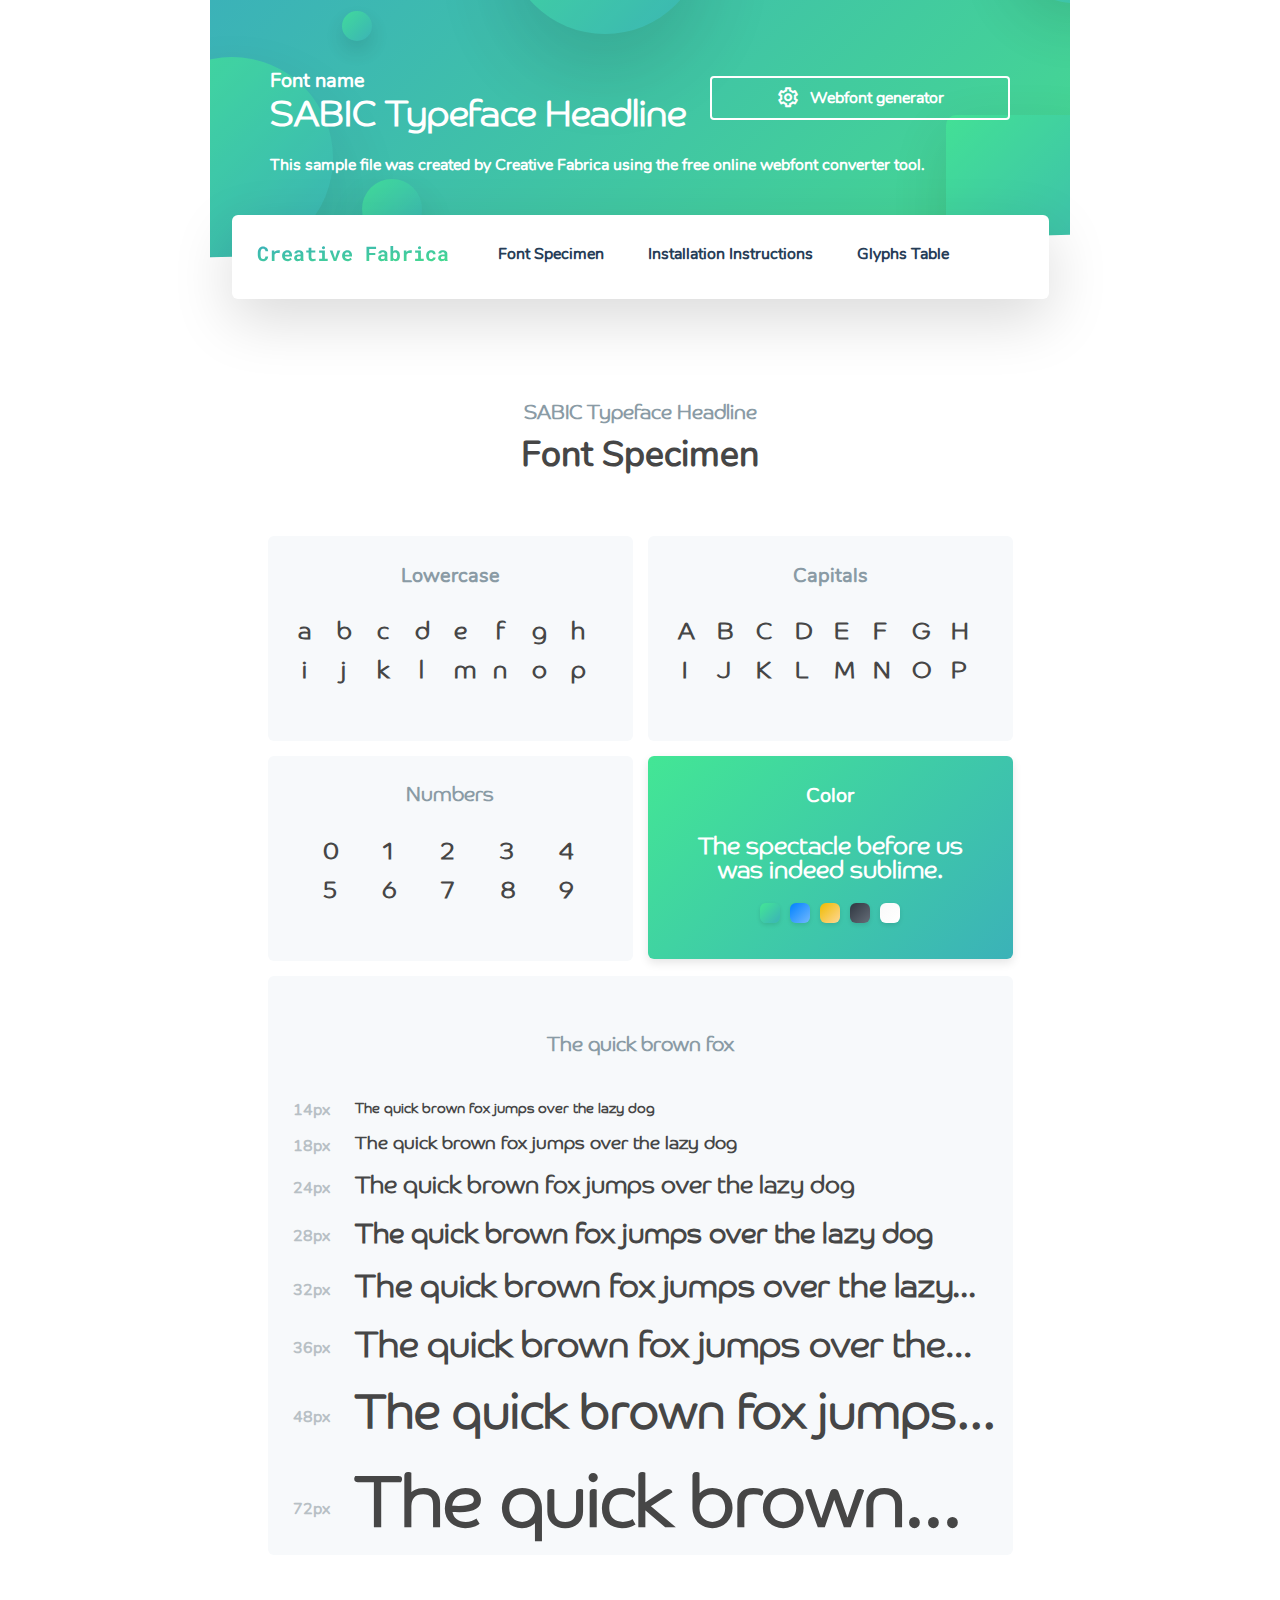
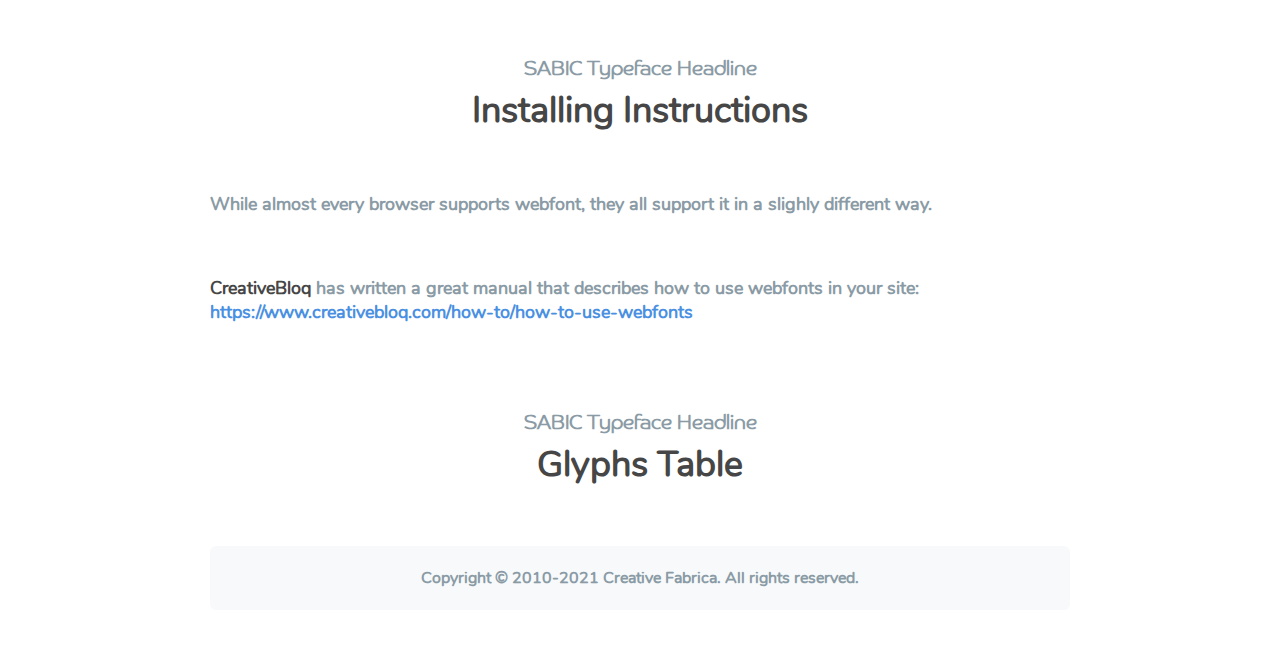
<file: fonts/SABIC Typeface Headline Light/index.html>
<!DOCTYPE html>
<html lang="en">
<head>
    <meta charset="UTF-8">
    <meta http-equiv="X-UA-Compatible" content="ie=edge">
    <meta name="viewport" content="width=device-width">
    <title>Webfont Specimen SABIC Typeface Headline by Creative Fabrica</title>
    <link rel="stylesheet" href="SABIC Typeface Headline.css">
    <link rel="stylesheet" href="./specimen_files/css/boxicons.min.css">
    <link rel="stylesheet" href="./specimen_files/css/style.css">
    <link rel="icon" href="./specimen_files/images/favicon.png">
    <style>
        body {
            font-family: 'SABIC Typeface Headline';
            font-weight: Light;
        }
    </style>
</head>
<body>
    <div class="cover-section c-section">
		<div class="cover-section_cta">
			<div class="c-row">
				<div class="c-row_column">
					<h1 class="cover-section_headline">
						<span class="cover-section_headline--smaller keep-page-font">Font name</span> <br>
						SABIC Typeface Headline
					</h1>
				</div>
				<div class="c-row_column c-row_column--align-right center-vertical c-row_column--no-margin-right ">
					<a class="l-button l-button--outlined btn-animated-top-bottom" href="https://www.creativefabrica.com/webfont-generator/" target="_blank">
						<div class="l-button_icon">
							<i class="icon-animated-top-bottom bx bx-cog"></i>
						</div>
						<div class="l-button_text keep-page-font">Webfont generator</div>
					</a>
				</div>
			</div>
			<p class="cover-section_description keep-page-font">
				This sample file was created by Creative Fabrica using the free online webfont converter tool.
			</p>
		</div>
		<div class="l-parallax">
            <img style="top: 35%; left: -18%;" class="l-parallax_item" data-parallax-translate="100" src="./specimen_files/images/Circle_5.svg" alt="">
			<img style="top: 55%; left: 13%;" class="l-parallax_item" data-parallax-translate="200" src="./specimen_files/images/Circle_3.svg" alt="">
			<img style="top: 75%; left: 13%;" class="l-parallax_item" data-parallax-translate="50" src="./specimen_files/images/Circle_2.svg" alt="">
			<img style="top: -71%; left: 25%;" class="l-parallax_item" data-parallax-translate="30" src="./specimen_files/images/Circle_1.svg" alt="">
			<img style="top: 70%; right: -10%;" class="l-parallax_item" data-parallax-translate="150" src="./specimen_files/images/Rectangle_2.svg" alt="">
			<img style="top: -15%; right: -15%;" class="l-parallax_item" data-parallax-translate="180" src="./specimen_files/images/Circle_4.svg" alt="">
		</div>
	</div>

	<!-- Navigation -->
	<div class="top-navigation-section c-section">
		<div class="top-navigation">
			<div class="nav-component left-side">
				<div class="logo-and-menu-btn">
					<div class="logo-box">
						<img src="./specimen_files/images/Logo.svg">
					</div>
					<button id="btn-trigger-top-nav" class="btn-menu-trigger">
						<span class="bx bx-menu"></span>
					</button>
				</div>
			</div>
			<div id="top-nav-responsive-menu" class="responsive-menu" top-nav-responsive-active="false">
				<div class="nav-component">
					<ul class="menu-list">
                        <li><a class="keep-page-font" href="#" onclick="scrollToSection('font-specimen_section', event)">Font Specimen</a></li>
						<li><a class="keep-page-font" href="#" onclick="scrollToSection('installing-section', event)">Installation Instructions</a></li>
						<li><a class="keep-page-font" href="#" onclick="scrollToSection('glyph-section', event)">Glyphs Table</a></li>
					</ul>
				</div>
			</div>
		</div>
	</div>

	<div class="font-specimen_section c-section">
		<h3 class="c-section_subtitle">SABIC Typeface Headline</h3>
		<h2 class="c-section_headline keep-page-font">Font Specimen</h2>
		<div class="fs-section_boxes">
			<div class="c-row--inline">
				<div class="c-row_column">
					<div class="fs-section_box">
						<p class="fs-section_box-title keep-page-font">Lowercase</p>
						<div class="fs-section-chars-box fs-section-char-box--lowercase">
							<div class="fs-section-char-box">
								<p class="fs-section-char">a</p>
							</div>
							<div class="fs-section-char-box">
								<p class="fs-section-char">b</p>
							</div>
							<div class="fs-section-char-box">
								<p class="fs-section-char">c</p>
							</div>
							<div class="fs-section-char-box">
								<p class="fs-section-char">d</p>
							</div>
							<div class="fs-section-char-box">
								<p class="fs-section-char">e</p>
							</div>
							<div class="fs-section-char-box">
								<p class="fs-section-char">f</p>
							</div>
							<div class="fs-section-char-box">
								<p class="fs-section-char">g</p>
							</div>
							<div class="fs-section-char-box fs-section-char-box--no-margin">
								<p class="fs-section-char">h</p>
							</div>
							<div class="fs-section-char-box">
								<p class="fs-section-char">i</p>
							</div>
							<div class="fs-section-char-box">
								<p class="fs-section-char">j</p>
							</div>
							<div class="fs-section-char-box">
								<p class="fs-section-char">k</p>
							</div>
							<div class="fs-section-char-box">
								<p class="fs-section-char">l</p>
							</div>
							<div class="fs-section-char-box">
								<p class="fs-section-char">m</p>
							</div>
							<div class="fs-section-char-box">
								<p class="fs-section-char">n</p>
							</div>
							<div class="fs-section-char-box">
								<p class="fs-section-char">o</p>
							</div>
							<div class="fs-section-char-box fs-section-char-box--no-margin">
								<p class="fs-section-char">p</p>
							</div>

							<!-- Clear float -->
							<div class="clear-fix"></div>

						</div>
					</div>
				</div>
				<div class="c-row_column c-row_column--no-margin-right">
					<div class="fs-section_box">
						<p class="fs-section_box-title keep-page-font">Capitals</p>
						<div class="fs-section-chars-box fs-section-char-box--uppercase">
							<div class="fs-section-char-box">
								<p class="fs-section-char">a</p>
							</div>
							<div class="fs-section-char-box">
								<p class="fs-section-char">b</p>
							</div>
							<div class="fs-section-char-box">
								<p class="fs-section-char">c</p>
							</div>
							<div class="fs-section-char-box">
								<p class="fs-section-char">d</p>
							</div>
							<div class="fs-section-char-box">
								<p class="fs-section-char">e</p>
							</div>
							<div class="fs-section-char-box">
								<p class="fs-section-char">f</p>
							</div>
							<div class="fs-section-char-box">
								<p class="fs-section-char">g</p>
							</div>
							<div class="fs-section-char-box fs-section-char-box--no-margin">
								<p class="fs-section-char">h</p>
							</div>
							<div class="fs-section-char-box">
								<p class="fs-section-char">i</p>
							</div>
							<div class="fs-section-char-box">
								<p class="fs-section-char">j</p>
							</div>
							<div class="fs-section-char-box">
								<p class="fs-section-char">k</p>
							</div>
							<div class="fs-section-char-box">
								<p class="fs-section-char">l</p>
							</div>
							<div class="fs-section-char-box">
								<p class="fs-section-char">m</p>
							</div>
							<div class="fs-section-char-box">
								<p class="fs-section-char">n</p>
							</div>
							<div class="fs-section-char-box">
								<p class="fs-section-char">o</p>
							</div>
							<div class="fs-section-char-box fs-section-char-box--no-margin">
								<p class="fs-section-char">p</p>
							</div>

							<!-- Clear float -->
							<div class="clear-fix"></div>

						</div>
					</div>
				</div>
			</div>
			<div class="c-row--inline">
				<div class="c-row_column">
					<div class="fs-section_box">
						<p class="fs-section_box-title">Numbers</p>
						<div class="fs-section-chars-box fs-section-char--numbers">
							<div class="fs-section-char-box fs-section-char-box--number">
								<p class="fs-section-char">0</p>
							</div>
							<div class="fs-section-char-box fs-section-char-box--number">
								<p class="fs-section-char">1</p>
							</div>
							<div class="fs-section-char-box fs-section-char-box--number">
								<p class="fs-section-char">2</p>
							</div>
							<div class="fs-section-char-box fs-section-char-box--number">
								<p class="fs-section-char">3</p>
							</div>
							<div class="fs-section-char-box fs-section-char-box--number fs-section-char-box--no-margin">
								<p class="fs-section-char">4</p>
							</div>
							<div class="fs-section-char-box fs-section-char-box--number">
								<p class="fs-section-char">5</p>
							</div>
							<div class="fs-section-char-box fs-section-char-box--number">
								<p class="fs-section-char">6</p>
							</div>
							<div class="fs-section-char-box fs-section-char-box--number">
								<p class="fs-section-char">7</p>
							</div>
							<div class="fs-section-char-box fs-section-char-box--number">
								<p class="fs-section-char">8</p>
							</div>
							<div class="fs-section-char-box fs-section-char-box--number fs-section-char-box--no-margin">
								<p class="fs-section-char">9</p>
							</div>

							<!-- Clear float -->
							<div class="clear-fix"></div>

						</div>
					</div>
				</div>
				<div class="c-row_column c-row_column--no-margin-right">
					<div class="fs-section_switch-color-box fs-section_box fs-section_box--color-box">
						<p class="fs-section_box-title color-white fs-switch-box_font-color keep-page-font">Color</p>
						<p class="fs-section_subtext color-white fs-switch-box_font-color">
							The spectacle before us <br class="break-line">was indeed sublime.
						</p>
						<div class="fs-section_color-buttons">
							<button class="fs-section_color_button fs-section_color_button--green"
							        data-color-one="#43E695" data-color-two="#3BB2B8" data-font-color="#ffffff"></button>

							<button class="fs-section_color_button fs-section_color_button--blue"
									data-color-one="#72B8FE" data-color-two="#0081FF" data-font-color="#ffffff"></button>

							<button class="fs-section_color_button fs-section_color_button--yellow"
									data-color-one="#EEBB00" data-color-two="#FFD796" data-font-color="#ffffff"></button>

							<button class="fs-section_color_button fs-section_color_button--black"
									data-color-one="#656D78" data-color-two="#2F3640" data-font-color="#ffffff"></button>

							<button class="fs-section_color_button fs-section_color_button--white"
									data-color-one="#FFFFFF" data-color-two="#F9F9F9" data-font-color="#4d545f"></button>
						</div>
					</div>
				</div>
			</div>
		</div>
	</div>

	<div class="size-example-section c-section">
		<h3 class="c-section_subtitle">The quick brown fox</h3>
		<div class="size-example-section_scroll-content">
			<ul class="size-example-section_list">
				<li class="size-example-section_item">
					<span class="size-example-section_example-size keep-page-font">14px</span>
					<p class="size-example-section_preview size-example--14">
						The quick brown fox jumps over the lazy dog
					</p>
				</li>
				<li class="size-example-section_item">
					<span class="size-example-section_example-size keep-page-font">18px</span>
					<p class="size-example-section_preview size-example size-example--18">
						The quick brown fox jumps over the lazy dog
					</p>
				</li>
				<li class="size-example-section_item">
					<span class="size-example-section_example-size keep-page-font">24px</span>
					<p class="size-example-section_preview size-example size-example--24">
						The quick brown fox jumps over the lazy dog
					</p>
				</li>
				<li class="size-example-section_item">
					<span class="size-example-section_example-size keep-page-font">28px</span>
					<p class="size-example-section_preview size-example size-example--28">
						The quick brown fox jumps over the lazy dog
					</p>
				</li>
				<li class="size-example-section_item">
					<span class="size-example-section_example-size keep-page-font">32px</span>
					<p class="size-example-section_preview size-example size-example--32">
						The quick brown fox jumps over the lazy...
					</p>
				</li>
				<li class="size-example-section_item">
					<span class="size-example-section_example-size keep-page-font">36px</span>
					<p class="size-example-section_preview size-example size-example--36">
						The quick brown fox jumps over the...
					</p>
				</li>
				<li class="size-example-section_item">
					<span class="size-example-section_example-size keep-page-font">48px</span>
					<p class="size-example-section_preview size-example size-example--48">
						The quick brown fox jumps...
					</p>
				</li>
				<li class="size-example-section_item">
					<span class="size-example-section_example-size keep-page-font">72px</span>
					<p class="size-example-section_preview size-example size-example--72">
						The quick brown...
					</p>
				</li>
			</ul>
		</div>

	</div>

    <div class="installing-section c-section">
		<h3 class="c-section_subtitle">SABIC Typeface Headline</h3>
		<h2 class="c-section_headline keep-page-font">Installing Instructions</h2>
		<p class="installing-section_top-paragraph c-section_paragraph c-section_paragraph--light keep-page-font">
			While almost every browser supports webfont, they all support it in a slighly different way.
		</p>
		<p class="installing-section_top-paragraph c-section_paragraph c-section_paragraph--light keep-page-font">
			<span class="installing-section_dark-span keep-page-font">CreativeBloq</span>
			has written a great manual that describes how to use webfonts in your site:
			<a class="installing-section_link keep-page-font" href="https://www.creativebloq.com/how-to/how-to-use-webfonts" target="_blank">
				https://www.creativebloq.com/how-to/how-to-use-webfonts
			</a>
		</p>
	</div>

	<div class="glyph-section c-section">
		<h3 class="c-section_subtitle">SABIC Typeface Headline</h3>
		<h2 class="c-section_headline keep-page-font">Glyphs Table</h2>
		<div class="glyph-section_table">
            
			<!-- Clear float -->
			<div class="clear-fix"></div>

		</div>
	</div>

	<div class="footer-section c-section">
		<p class="keep-page-font">Copyright &copy; 2010-2021 Creative Fabrica. All rights reserved.</p>
	</div>

	<script type="text/javascript" src="./specimen_files/javascript/parallax.js"></script>
	<script type="text/javascript" src="./specimen_files/javascript/responsive-menu.js"></script>
	<script type="text/javascript" src="./specimen_files/javascript/scroll-animation.js"></script>
	<script type="text/javascript" src="./specimen_files/javascript/color-switcher.js"></script>
</body>
</html>
</file>
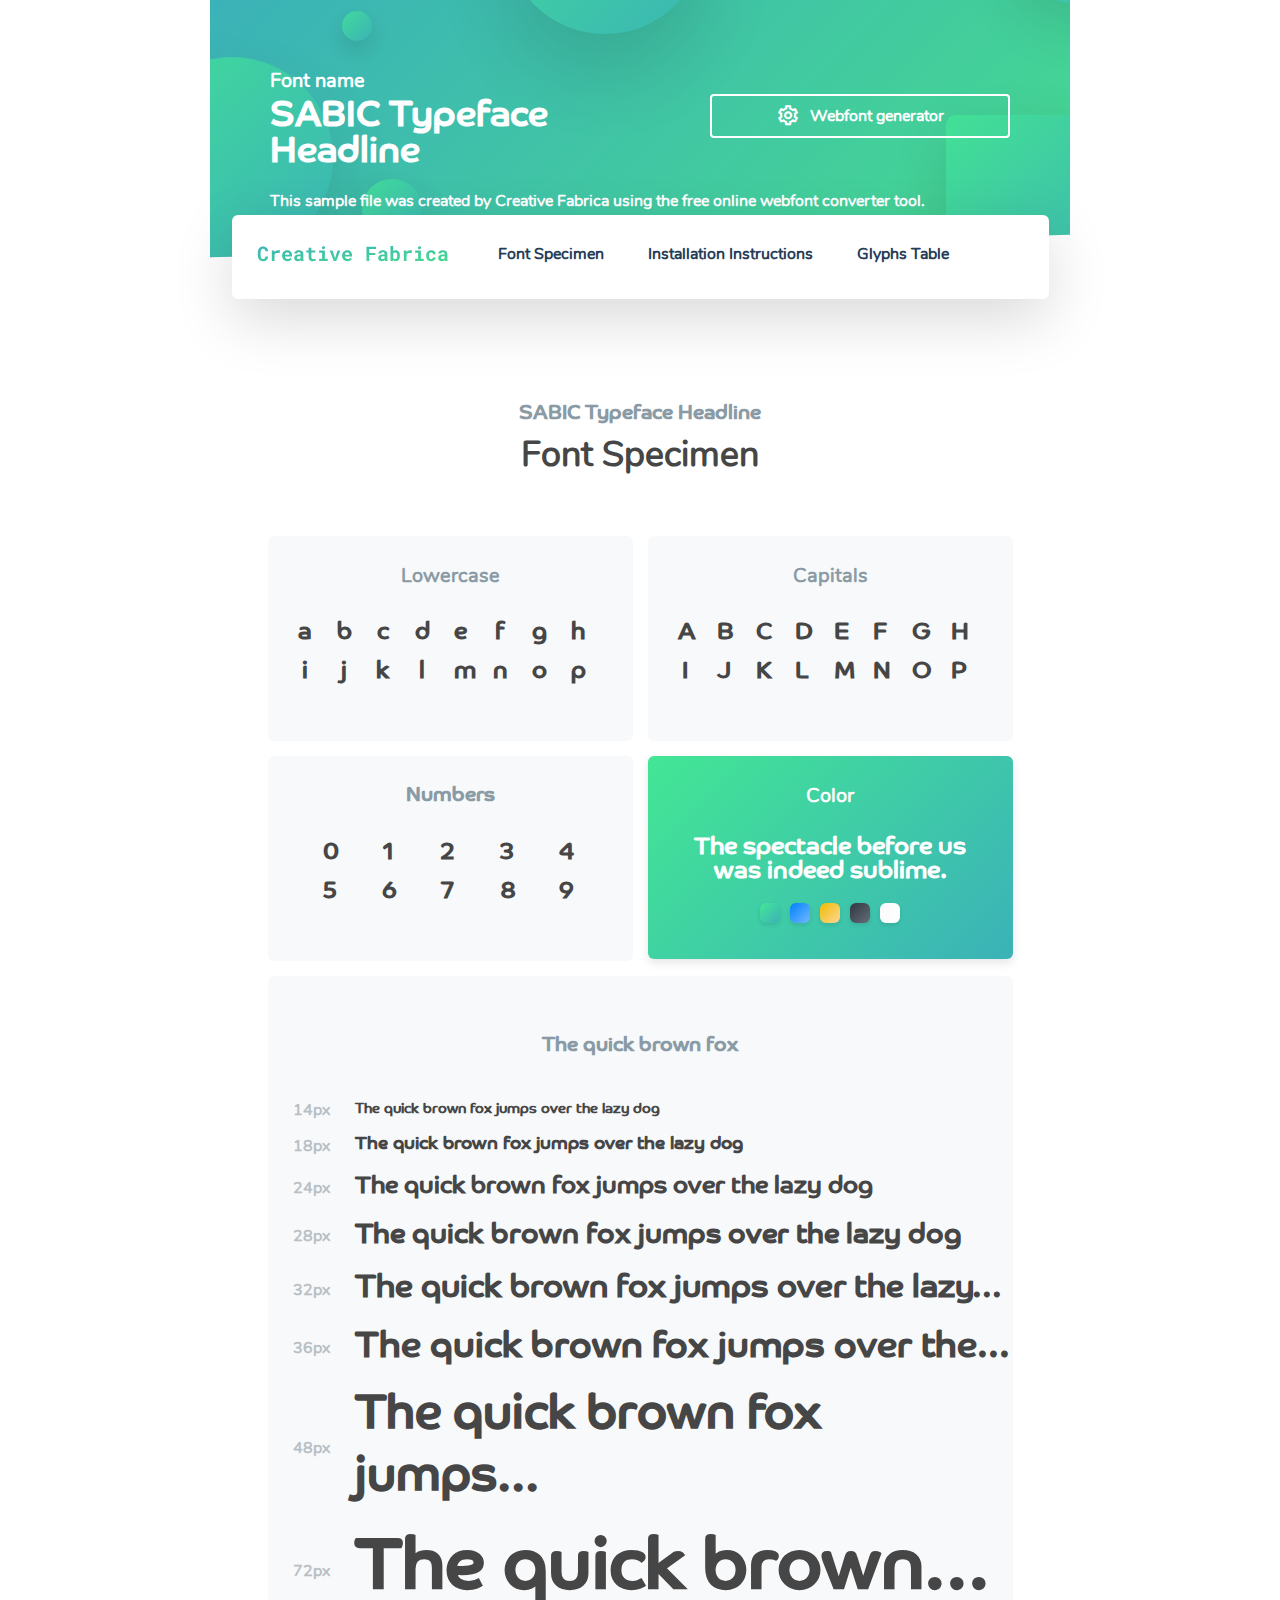
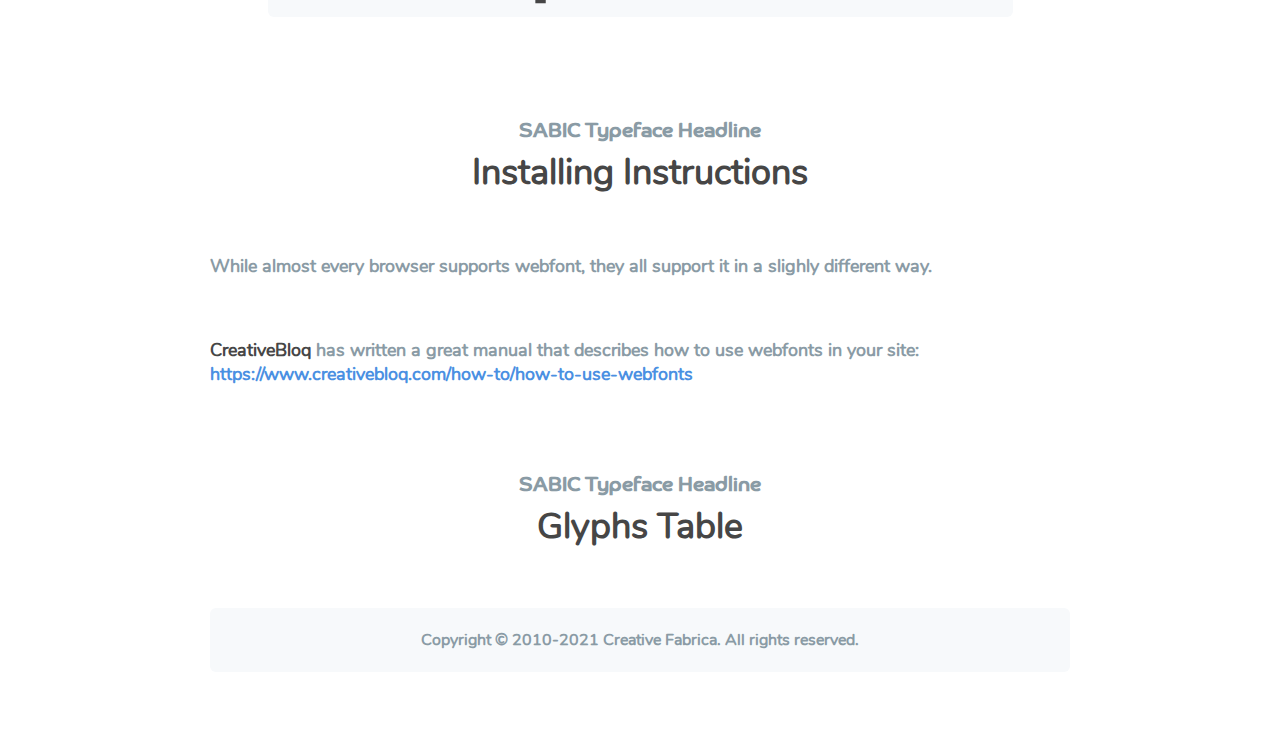
<file: fonts/SABIC Typeface Headline Regular/index.html>
<!DOCTYPE html>
<html lang="en">
<head>
    <meta charset="UTF-8">
    <meta http-equiv="X-UA-Compatible" content="ie=edge">
    <meta name="viewport" content="width=device-width">
    <title>Webfont Specimen SABIC Typeface Headline by Creative Fabrica</title>
    <link rel="stylesheet" href="SABIC Typeface Headline.css">
    <link rel="stylesheet" href="./specimen_files/css/boxicons.min.css">
    <link rel="stylesheet" href="./specimen_files/css/style.css">
    <link rel="icon" href="./specimen_files/images/favicon.png">
    <style>
        body {
            font-family: 'SABIC Typeface Headline';
            font-weight: Regular;
        }
    </style>
</head>
<body>
    <div class="cover-section c-section">
		<div class="cover-section_cta">
			<div class="c-row">
				<div class="c-row_column">
					<h1 class="cover-section_headline">
						<span class="cover-section_headline--smaller keep-page-font">Font name</span> <br>
						SABIC Typeface Headline
					</h1>
				</div>
				<div class="c-row_column c-row_column--align-right center-vertical c-row_column--no-margin-right ">
					<a class="l-button l-button--outlined btn-animated-top-bottom" href="https://www.creativefabrica.com/webfont-generator/" target="_blank">
						<div class="l-button_icon">
							<i class="icon-animated-top-bottom bx bx-cog"></i>
						</div>
						<div class="l-button_text keep-page-font">Webfont generator</div>
					</a>
				</div>
			</div>
			<p class="cover-section_description keep-page-font">
				This sample file was created by Creative Fabrica using the free online webfont converter tool.
			</p>
		</div>
		<div class="l-parallax">
            <img style="top: 35%; left: -18%;" class="l-parallax_item" data-parallax-translate="100" src="./specimen_files/images/Circle_5.svg" alt="">
			<img style="top: 55%; left: 13%;" class="l-parallax_item" data-parallax-translate="200" src="./specimen_files/images/Circle_3.svg" alt="">
			<img style="top: 75%; left: 13%;" class="l-parallax_item" data-parallax-translate="50" src="./specimen_files/images/Circle_2.svg" alt="">
			<img style="top: -71%; left: 25%;" class="l-parallax_item" data-parallax-translate="30" src="./specimen_files/images/Circle_1.svg" alt="">
			<img style="top: 70%; right: -10%;" class="l-parallax_item" data-parallax-translate="150" src="./specimen_files/images/Rectangle_2.svg" alt="">
			<img style="top: -15%; right: -15%;" class="l-parallax_item" data-parallax-translate="180" src="./specimen_files/images/Circle_4.svg" alt="">
		</div>
	</div>

	<!-- Navigation -->
	<div class="top-navigation-section c-section">
		<div class="top-navigation">
			<div class="nav-component left-side">
				<div class="logo-and-menu-btn">
					<div class="logo-box">
						<img src="./specimen_files/images/Logo.svg">
					</div>
					<button id="btn-trigger-top-nav" class="btn-menu-trigger">
						<span class="bx bx-menu"></span>
					</button>
				</div>
			</div>
			<div id="top-nav-responsive-menu" class="responsive-menu" top-nav-responsive-active="false">
				<div class="nav-component">
					<ul class="menu-list">
                        <li><a class="keep-page-font" href="#" onclick="scrollToSection('font-specimen_section', event)">Font Specimen</a></li>
						<li><a class="keep-page-font" href="#" onclick="scrollToSection('installing-section', event)">Installation Instructions</a></li>
						<li><a class="keep-page-font" href="#" onclick="scrollToSection('glyph-section', event)">Glyphs Table</a></li>
					</ul>
				</div>
			</div>
		</div>
	</div>

	<div class="font-specimen_section c-section">
		<h3 class="c-section_subtitle">SABIC Typeface Headline</h3>
		<h2 class="c-section_headline keep-page-font">Font Specimen</h2>
		<div class="fs-section_boxes">
			<div class="c-row--inline">
				<div class="c-row_column">
					<div class="fs-section_box">
						<p class="fs-section_box-title keep-page-font">Lowercase</p>
						<div class="fs-section-chars-box fs-section-char-box--lowercase">
							<div class="fs-section-char-box">
								<p class="fs-section-char">a</p>
							</div>
							<div class="fs-section-char-box">
								<p class="fs-section-char">b</p>
							</div>
							<div class="fs-section-char-box">
								<p class="fs-section-char">c</p>
							</div>
							<div class="fs-section-char-box">
								<p class="fs-section-char">d</p>
							</div>
							<div class="fs-section-char-box">
								<p class="fs-section-char">e</p>
							</div>
							<div class="fs-section-char-box">
								<p class="fs-section-char">f</p>
							</div>
							<div class="fs-section-char-box">
								<p class="fs-section-char">g</p>
							</div>
							<div class="fs-section-char-box fs-section-char-box--no-margin">
								<p class="fs-section-char">h</p>
							</div>
							<div class="fs-section-char-box">
								<p class="fs-section-char">i</p>
							</div>
							<div class="fs-section-char-box">
								<p class="fs-section-char">j</p>
							</div>
							<div class="fs-section-char-box">
								<p class="fs-section-char">k</p>
							</div>
							<div class="fs-section-char-box">
								<p class="fs-section-char">l</p>
							</div>
							<div class="fs-section-char-box">
								<p class="fs-section-char">m</p>
							</div>
							<div class="fs-section-char-box">
								<p class="fs-section-char">n</p>
							</div>
							<div class="fs-section-char-box">
								<p class="fs-section-char">o</p>
							</div>
							<div class="fs-section-char-box fs-section-char-box--no-margin">
								<p class="fs-section-char">p</p>
							</div>

							<!-- Clear float -->
							<div class="clear-fix"></div>

						</div>
					</div>
				</div>
				<div class="c-row_column c-row_column--no-margin-right">
					<div class="fs-section_box">
						<p class="fs-section_box-title keep-page-font">Capitals</p>
						<div class="fs-section-chars-box fs-section-char-box--uppercase">
							<div class="fs-section-char-box">
								<p class="fs-section-char">a</p>
							</div>
							<div class="fs-section-char-box">
								<p class="fs-section-char">b</p>
							</div>
							<div class="fs-section-char-box">
								<p class="fs-section-char">c</p>
							</div>
							<div class="fs-section-char-box">
								<p class="fs-section-char">d</p>
							</div>
							<div class="fs-section-char-box">
								<p class="fs-section-char">e</p>
							</div>
							<div class="fs-section-char-box">
								<p class="fs-section-char">f</p>
							</div>
							<div class="fs-section-char-box">
								<p class="fs-section-char">g</p>
							</div>
							<div class="fs-section-char-box fs-section-char-box--no-margin">
								<p class="fs-section-char">h</p>
							</div>
							<div class="fs-section-char-box">
								<p class="fs-section-char">i</p>
							</div>
							<div class="fs-section-char-box">
								<p class="fs-section-char">j</p>
							</div>
							<div class="fs-section-char-box">
								<p class="fs-section-char">k</p>
							</div>
							<div class="fs-section-char-box">
								<p class="fs-section-char">l</p>
							</div>
							<div class="fs-section-char-box">
								<p class="fs-section-char">m</p>
							</div>
							<div class="fs-section-char-box">
								<p class="fs-section-char">n</p>
							</div>
							<div class="fs-section-char-box">
								<p class="fs-section-char">o</p>
							</div>
							<div class="fs-section-char-box fs-section-char-box--no-margin">
								<p class="fs-section-char">p</p>
							</div>

							<!-- Clear float -->
							<div class="clear-fix"></div>

						</div>
					</div>
				</div>
			</div>
			<div class="c-row--inline">
				<div class="c-row_column">
					<div class="fs-section_box">
						<p class="fs-section_box-title">Numbers</p>
						<div class="fs-section-chars-box fs-section-char--numbers">
							<div class="fs-section-char-box fs-section-char-box--number">
								<p class="fs-section-char">0</p>
							</div>
							<div class="fs-section-char-box fs-section-char-box--number">
								<p class="fs-section-char">1</p>
							</div>
							<div class="fs-section-char-box fs-section-char-box--number">
								<p class="fs-section-char">2</p>
							</div>
							<div class="fs-section-char-box fs-section-char-box--number">
								<p class="fs-section-char">3</p>
							</div>
							<div class="fs-section-char-box fs-section-char-box--number fs-section-char-box--no-margin">
								<p class="fs-section-char">4</p>
							</div>
							<div class="fs-section-char-box fs-section-char-box--number">
								<p class="fs-section-char">5</p>
							</div>
							<div class="fs-section-char-box fs-section-char-box--number">
								<p class="fs-section-char">6</p>
							</div>
							<div class="fs-section-char-box fs-section-char-box--number">
								<p class="fs-section-char">7</p>
							</div>
							<div class="fs-section-char-box fs-section-char-box--number">
								<p class="fs-section-char">8</p>
							</div>
							<div class="fs-section-char-box fs-section-char-box--number fs-section-char-box--no-margin">
								<p class="fs-section-char">9</p>
							</div>

							<!-- Clear float -->
							<div class="clear-fix"></div>

						</div>
					</div>
				</div>
				<div class="c-row_column c-row_column--no-margin-right">
					<div class="fs-section_switch-color-box fs-section_box fs-section_box--color-box">
						<p class="fs-section_box-title color-white fs-switch-box_font-color keep-page-font">Color</p>
						<p class="fs-section_subtext color-white fs-switch-box_font-color">
							The spectacle before us <br class="break-line">was indeed sublime.
						</p>
						<div class="fs-section_color-buttons">
							<button class="fs-section_color_button fs-section_color_button--green"
							        data-color-one="#43E695" data-color-two="#3BB2B8" data-font-color="#ffffff"></button>

							<button class="fs-section_color_button fs-section_color_button--blue"
									data-color-one="#72B8FE" data-color-two="#0081FF" data-font-color="#ffffff"></button>

							<button class="fs-section_color_button fs-section_color_button--yellow"
									data-color-one="#EEBB00" data-color-two="#FFD796" data-font-color="#ffffff"></button>

							<button class="fs-section_color_button fs-section_color_button--black"
									data-color-one="#656D78" data-color-two="#2F3640" data-font-color="#ffffff"></button>

							<button class="fs-section_color_button fs-section_color_button--white"
									data-color-one="#FFFFFF" data-color-two="#F9F9F9" data-font-color="#4d545f"></button>
						</div>
					</div>
				</div>
			</div>
		</div>
	</div>

	<div class="size-example-section c-section">
		<h3 class="c-section_subtitle">The quick brown fox</h3>
		<div class="size-example-section_scroll-content">
			<ul class="size-example-section_list">
				<li class="size-example-section_item">
					<span class="size-example-section_example-size keep-page-font">14px</span>
					<p class="size-example-section_preview size-example--14">
						The quick brown fox jumps over the lazy dog
					</p>
				</li>
				<li class="size-example-section_item">
					<span class="size-example-section_example-size keep-page-font">18px</span>
					<p class="size-example-section_preview size-example size-example--18">
						The quick brown fox jumps over the lazy dog
					</p>
				</li>
				<li class="size-example-section_item">
					<span class="size-example-section_example-size keep-page-font">24px</span>
					<p class="size-example-section_preview size-example size-example--24">
						The quick brown fox jumps over the lazy dog
					</p>
				</li>
				<li class="size-example-section_item">
					<span class="size-example-section_example-size keep-page-font">28px</span>
					<p class="size-example-section_preview size-example size-example--28">
						The quick brown fox jumps over the lazy dog
					</p>
				</li>
				<li class="size-example-section_item">
					<span class="size-example-section_example-size keep-page-font">32px</span>
					<p class="size-example-section_preview size-example size-example--32">
						The quick brown fox jumps over the lazy...
					</p>
				</li>
				<li class="size-example-section_item">
					<span class="size-example-section_example-size keep-page-font">36px</span>
					<p class="size-example-section_preview size-example size-example--36">
						The quick brown fox jumps over the...
					</p>
				</li>
				<li class="size-example-section_item">
					<span class="size-example-section_example-size keep-page-font">48px</span>
					<p class="size-example-section_preview size-example size-example--48">
						The quick brown fox jumps...
					</p>
				</li>
				<li class="size-example-section_item">
					<span class="size-example-section_example-size keep-page-font">72px</span>
					<p class="size-example-section_preview size-example size-example--72">
						The quick brown...
					</p>
				</li>
			</ul>
		</div>

	</div>

    <div class="installing-section c-section">
		<h3 class="c-section_subtitle">SABIC Typeface Headline</h3>
		<h2 class="c-section_headline keep-page-font">Installing Instructions</h2>
		<p class="installing-section_top-paragraph c-section_paragraph c-section_paragraph--light keep-page-font">
			While almost every browser supports webfont, they all support it in a slighly different way.
		</p>
		<p class="installing-section_top-paragraph c-section_paragraph c-section_paragraph--light keep-page-font">
			<span class="installing-section_dark-span keep-page-font">CreativeBloq</span>
			has written a great manual that describes how to use webfonts in your site:
			<a class="installing-section_link keep-page-font" href="https://www.creativebloq.com/how-to/how-to-use-webfonts" target="_blank">
				https://www.creativebloq.com/how-to/how-to-use-webfonts
			</a>
		</p>
	</div>

	<div class="glyph-section c-section">
		<h3 class="c-section_subtitle">SABIC Typeface Headline</h3>
		<h2 class="c-section_headline keep-page-font">Glyphs Table</h2>
		<div class="glyph-section_table">
            
			<!-- Clear float -->
			<div class="clear-fix"></div>

		</div>
	</div>

	<div class="footer-section c-section">
		<p class="keep-page-font">Copyright &copy; 2010-2021 Creative Fabrica. All rights reserved.</p>
	</div>

	<script type="text/javascript" src="./specimen_files/javascript/parallax.js"></script>
	<script type="text/javascript" src="./specimen_files/javascript/responsive-menu.js"></script>
	<script type="text/javascript" src="./specimen_files/javascript/scroll-animation.js"></script>
	<script type="text/javascript" src="./specimen_files/javascript/color-switcher.js"></script>
</body>
</html>
</file>
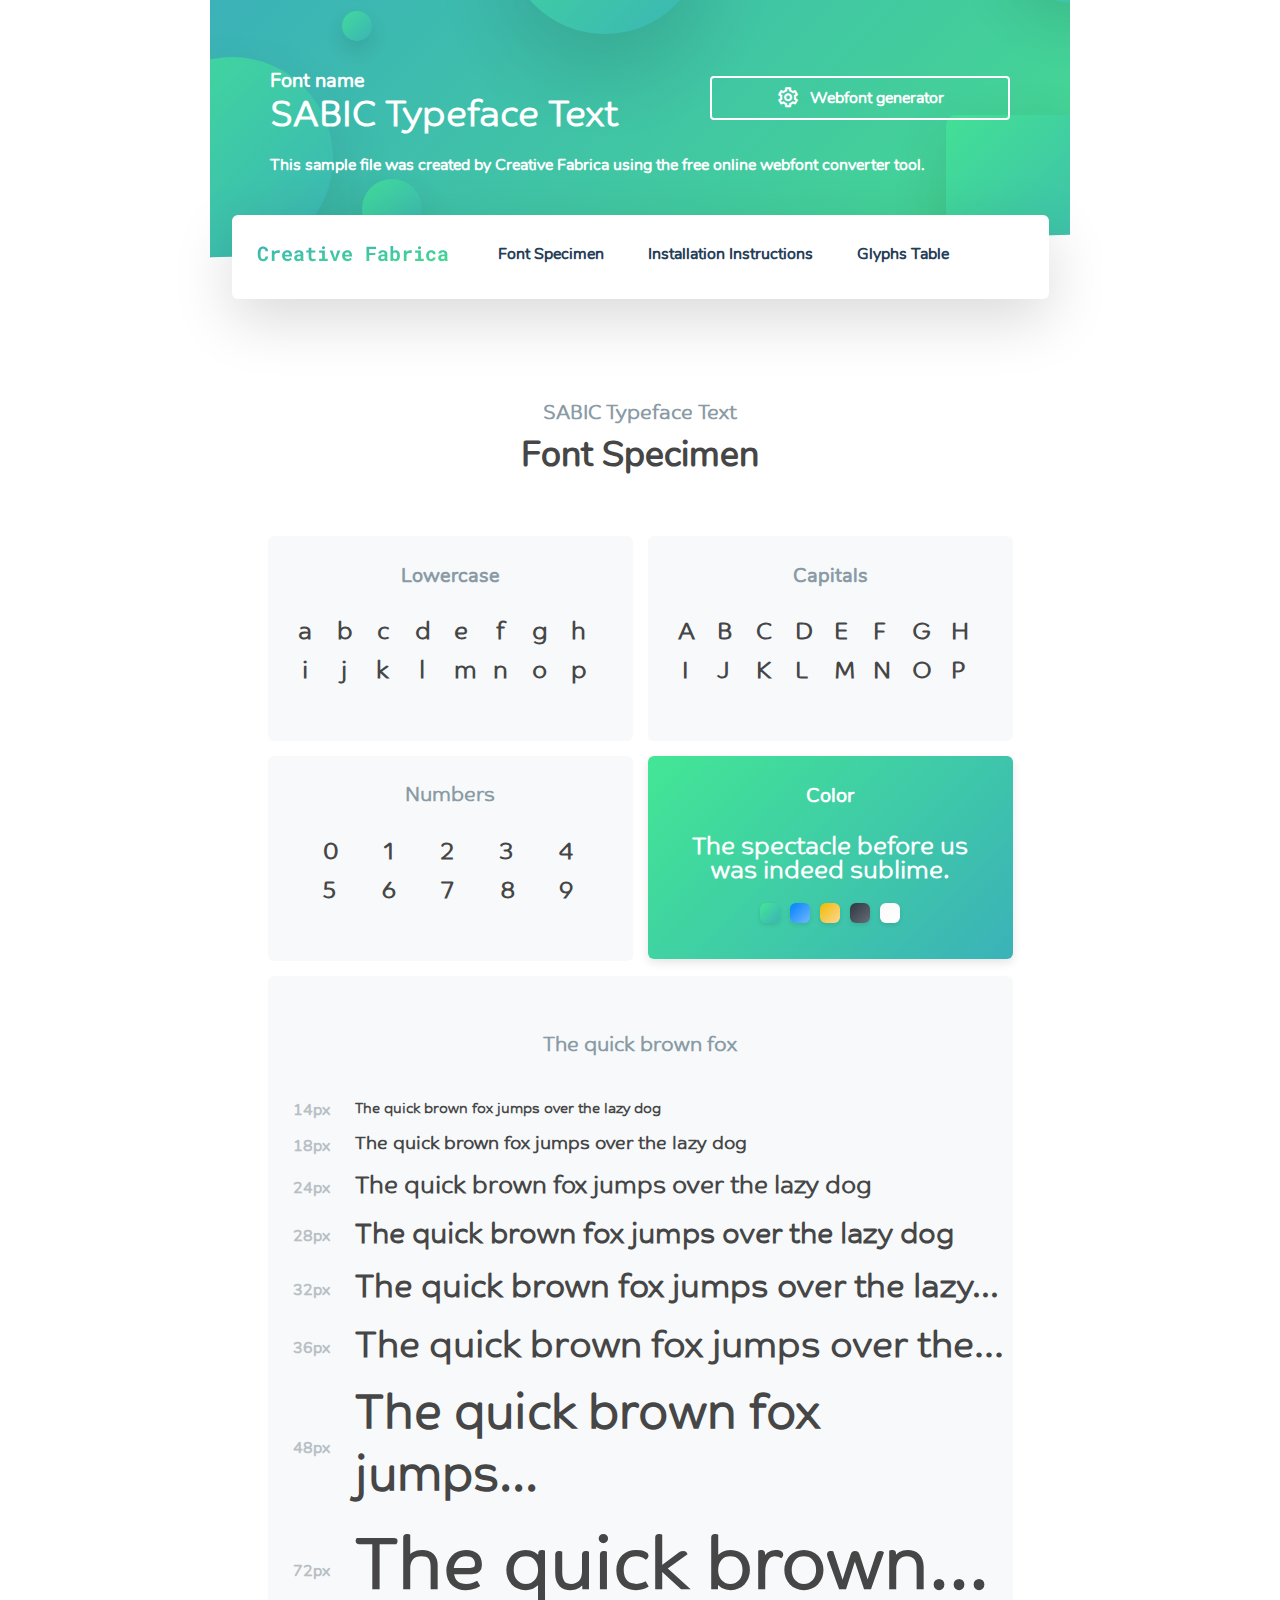
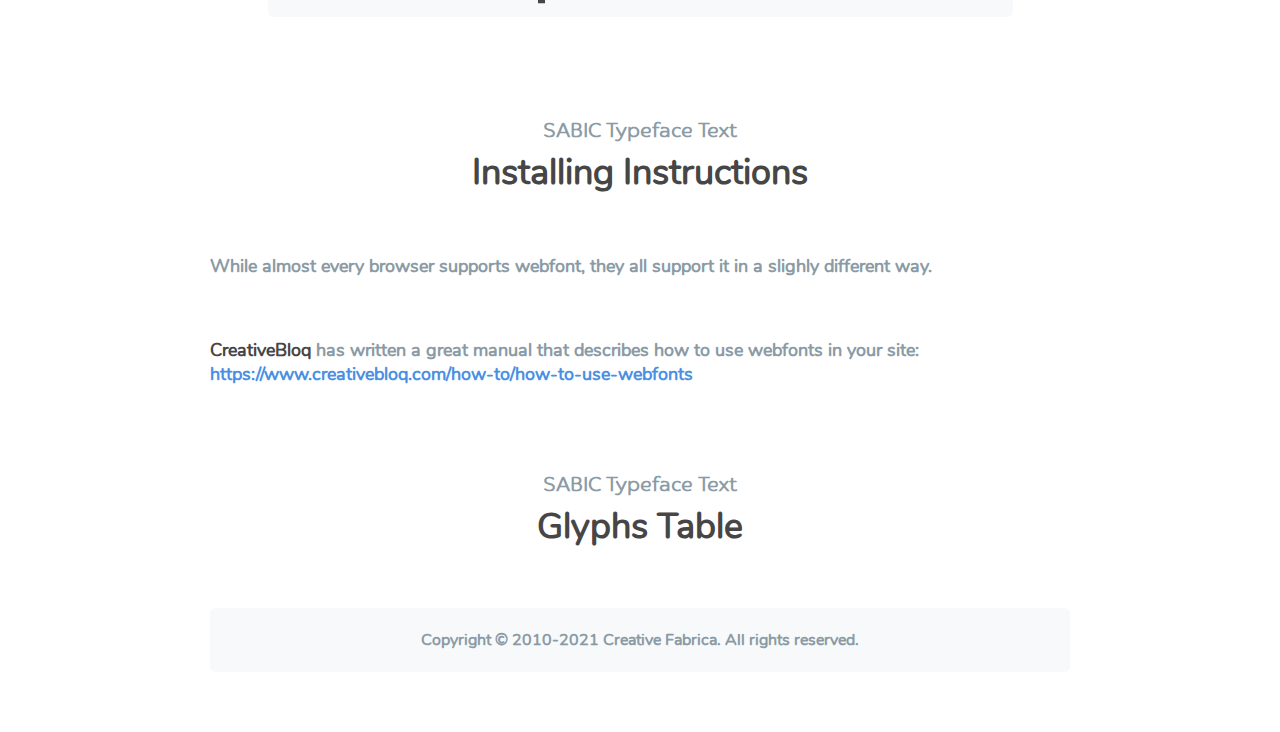
<file: fonts/SABIC Typeface Text Light/index.html>
<!DOCTYPE html>
<html lang="en">
<head>
    <meta charset="UTF-8">
    <meta http-equiv="X-UA-Compatible" content="ie=edge">
    <meta name="viewport" content="width=device-width">
    <title>Webfont Specimen SABIC Typeface Text by Creative Fabrica</title>
    <link rel="stylesheet" href="SABIC Typeface Text.css">
    <link rel="stylesheet" href="./specimen_files/css/boxicons.min.css">
    <link rel="stylesheet" href="./specimen_files/css/style.css">
    <link rel="icon" href="./specimen_files/images/favicon.png">
    <style>
        body {
            font-family: 'SABIC Typeface Text';
            font-weight: Light;
        }
    </style>
</head>
<body>
    <div class="cover-section c-section">
		<div class="cover-section_cta">
			<div class="c-row">
				<div class="c-row_column">
					<h1 class="cover-section_headline">
						<span class="cover-section_headline--smaller keep-page-font">Font name</span> <br>
						SABIC Typeface Text
					</h1>
				</div>
				<div class="c-row_column c-row_column--align-right center-vertical c-row_column--no-margin-right ">
					<a class="l-button l-button--outlined btn-animated-top-bottom" href="https://www.creativefabrica.com/webfont-generator/" target="_blank">
						<div class="l-button_icon">
							<i class="icon-animated-top-bottom bx bx-cog"></i>
						</div>
						<div class="l-button_text keep-page-font">Webfont generator</div>
					</a>
				</div>
			</div>
			<p class="cover-section_description keep-page-font">
				This sample file was created by Creative Fabrica using the free online webfont converter tool.
			</p>
		</div>
		<div class="l-parallax">
            <img style="top: 35%; left: -18%;" class="l-parallax_item" data-parallax-translate="100" src="./specimen_files/images/Circle_5.svg" alt="">
			<img style="top: 55%; left: 13%;" class="l-parallax_item" data-parallax-translate="200" src="./specimen_files/images/Circle_3.svg" alt="">
			<img style="top: 75%; left: 13%;" class="l-parallax_item" data-parallax-translate="50" src="./specimen_files/images/Circle_2.svg" alt="">
			<img style="top: -71%; left: 25%;" class="l-parallax_item" data-parallax-translate="30" src="./specimen_files/images/Circle_1.svg" alt="">
			<img style="top: 70%; right: -10%;" class="l-parallax_item" data-parallax-translate="150" src="./specimen_files/images/Rectangle_2.svg" alt="">
			<img style="top: -15%; right: -15%;" class="l-parallax_item" data-parallax-translate="180" src="./specimen_files/images/Circle_4.svg" alt="">
		</div>
	</div>

	<!-- Navigation -->
	<div class="top-navigation-section c-section">
		<div class="top-navigation">
			<div class="nav-component left-side">
				<div class="logo-and-menu-btn">
					<div class="logo-box">
						<img src="./specimen_files/images/Logo.svg">
					</div>
					<button id="btn-trigger-top-nav" class="btn-menu-trigger">
						<span class="bx bx-menu"></span>
					</button>
				</div>
			</div>
			<div id="top-nav-responsive-menu" class="responsive-menu" top-nav-responsive-active="false">
				<div class="nav-component">
					<ul class="menu-list">
                        <li><a class="keep-page-font" href="#" onclick="scrollToSection('font-specimen_section', event)">Font Specimen</a></li>
						<li><a class="keep-page-font" href="#" onclick="scrollToSection('installing-section', event)">Installation Instructions</a></li>
						<li><a class="keep-page-font" href="#" onclick="scrollToSection('glyph-section', event)">Glyphs Table</a></li>
					</ul>
				</div>
			</div>
		</div>
	</div>

	<div class="font-specimen_section c-section">
		<h3 class="c-section_subtitle">SABIC Typeface Text</h3>
		<h2 class="c-section_headline keep-page-font">Font Specimen</h2>
		<div class="fs-section_boxes">
			<div class="c-row--inline">
				<div class="c-row_column">
					<div class="fs-section_box">
						<p class="fs-section_box-title keep-page-font">Lowercase</p>
						<div class="fs-section-chars-box fs-section-char-box--lowercase">
							<div class="fs-section-char-box">
								<p class="fs-section-char">a</p>
							</div>
							<div class="fs-section-char-box">
								<p class="fs-section-char">b</p>
							</div>
							<div class="fs-section-char-box">
								<p class="fs-section-char">c</p>
							</div>
							<div class="fs-section-char-box">
								<p class="fs-section-char">d</p>
							</div>
							<div class="fs-section-char-box">
								<p class="fs-section-char">e</p>
							</div>
							<div class="fs-section-char-box">
								<p class="fs-section-char">f</p>
							</div>
							<div class="fs-section-char-box">
								<p class="fs-section-char">g</p>
							</div>
							<div class="fs-section-char-box fs-section-char-box--no-margin">
								<p class="fs-section-char">h</p>
							</div>
							<div class="fs-section-char-box">
								<p class="fs-section-char">i</p>
							</div>
							<div class="fs-section-char-box">
								<p class="fs-section-char">j</p>
							</div>
							<div class="fs-section-char-box">
								<p class="fs-section-char">k</p>
							</div>
							<div class="fs-section-char-box">
								<p class="fs-section-char">l</p>
							</div>
							<div class="fs-section-char-box">
								<p class="fs-section-char">m</p>
							</div>
							<div class="fs-section-char-box">
								<p class="fs-section-char">n</p>
							</div>
							<div class="fs-section-char-box">
								<p class="fs-section-char">o</p>
							</div>
							<div class="fs-section-char-box fs-section-char-box--no-margin">
								<p class="fs-section-char">p</p>
							</div>

							<!-- Clear float -->
							<div class="clear-fix"></div>

						</div>
					</div>
				</div>
				<div class="c-row_column c-row_column--no-margin-right">
					<div class="fs-section_box">
						<p class="fs-section_box-title keep-page-font">Capitals</p>
						<div class="fs-section-chars-box fs-section-char-box--uppercase">
							<div class="fs-section-char-box">
								<p class="fs-section-char">a</p>
							</div>
							<div class="fs-section-char-box">
								<p class="fs-section-char">b</p>
							</div>
							<div class="fs-section-char-box">
								<p class="fs-section-char">c</p>
							</div>
							<div class="fs-section-char-box">
								<p class="fs-section-char">d</p>
							</div>
							<div class="fs-section-char-box">
								<p class="fs-section-char">e</p>
							</div>
							<div class="fs-section-char-box">
								<p class="fs-section-char">f</p>
							</div>
							<div class="fs-section-char-box">
								<p class="fs-section-char">g</p>
							</div>
							<div class="fs-section-char-box fs-section-char-box--no-margin">
								<p class="fs-section-char">h</p>
							</div>
							<div class="fs-section-char-box">
								<p class="fs-section-char">i</p>
							</div>
							<div class="fs-section-char-box">
								<p class="fs-section-char">j</p>
							</div>
							<div class="fs-section-char-box">
								<p class="fs-section-char">k</p>
							</div>
							<div class="fs-section-char-box">
								<p class="fs-section-char">l</p>
							</div>
							<div class="fs-section-char-box">
								<p class="fs-section-char">m</p>
							</div>
							<div class="fs-section-char-box">
								<p class="fs-section-char">n</p>
							</div>
							<div class="fs-section-char-box">
								<p class="fs-section-char">o</p>
							</div>
							<div class="fs-section-char-box fs-section-char-box--no-margin">
								<p class="fs-section-char">p</p>
							</div>

							<!-- Clear float -->
							<div class="clear-fix"></div>

						</div>
					</div>
				</div>
			</div>
			<div class="c-row--inline">
				<div class="c-row_column">
					<div class="fs-section_box">
						<p class="fs-section_box-title">Numbers</p>
						<div class="fs-section-chars-box fs-section-char--numbers">
							<div class="fs-section-char-box fs-section-char-box--number">
								<p class="fs-section-char">0</p>
							</div>
							<div class="fs-section-char-box fs-section-char-box--number">
								<p class="fs-section-char">1</p>
							</div>
							<div class="fs-section-char-box fs-section-char-box--number">
								<p class="fs-section-char">2</p>
							</div>
							<div class="fs-section-char-box fs-section-char-box--number">
								<p class="fs-section-char">3</p>
							</div>
							<div class="fs-section-char-box fs-section-char-box--number fs-section-char-box--no-margin">
								<p class="fs-section-char">4</p>
							</div>
							<div class="fs-section-char-box fs-section-char-box--number">
								<p class="fs-section-char">5</p>
							</div>
							<div class="fs-section-char-box fs-section-char-box--number">
								<p class="fs-section-char">6</p>
							</div>
							<div class="fs-section-char-box fs-section-char-box--number">
								<p class="fs-section-char">7</p>
							</div>
							<div class="fs-section-char-box fs-section-char-box--number">
								<p class="fs-section-char">8</p>
							</div>
							<div class="fs-section-char-box fs-section-char-box--number fs-section-char-box--no-margin">
								<p class="fs-section-char">9</p>
							</div>

							<!-- Clear float -->
							<div class="clear-fix"></div>

						</div>
					</div>
				</div>
				<div class="c-row_column c-row_column--no-margin-right">
					<div class="fs-section_switch-color-box fs-section_box fs-section_box--color-box">
						<p class="fs-section_box-title color-white fs-switch-box_font-color keep-page-font">Color</p>
						<p class="fs-section_subtext color-white fs-switch-box_font-color">
							The spectacle before us <br class="break-line">was indeed sublime.
						</p>
						<div class="fs-section_color-buttons">
							<button class="fs-section_color_button fs-section_color_button--green"
							        data-color-one="#43E695" data-color-two="#3BB2B8" data-font-color="#ffffff"></button>

							<button class="fs-section_color_button fs-section_color_button--blue"
									data-color-one="#72B8FE" data-color-two="#0081FF" data-font-color="#ffffff"></button>

							<button class="fs-section_color_button fs-section_color_button--yellow"
									data-color-one="#EEBB00" data-color-two="#FFD796" data-font-color="#ffffff"></button>

							<button class="fs-section_color_button fs-section_color_button--black"
									data-color-one="#656D78" data-color-two="#2F3640" data-font-color="#ffffff"></button>

							<button class="fs-section_color_button fs-section_color_button--white"
									data-color-one="#FFFFFF" data-color-two="#F9F9F9" data-font-color="#4d545f"></button>
						</div>
					</div>
				</div>
			</div>
		</div>
	</div>

	<div class="size-example-section c-section">
		<h3 class="c-section_subtitle">The quick brown fox</h3>
		<div class="size-example-section_scroll-content">
			<ul class="size-example-section_list">
				<li class="size-example-section_item">
					<span class="size-example-section_example-size keep-page-font">14px</span>
					<p class="size-example-section_preview size-example--14">
						The quick brown fox jumps over the lazy dog
					</p>
				</li>
				<li class="size-example-section_item">
					<span class="size-example-section_example-size keep-page-font">18px</span>
					<p class="size-example-section_preview size-example size-example--18">
						The quick brown fox jumps over the lazy dog
					</p>
				</li>
				<li class="size-example-section_item">
					<span class="size-example-section_example-size keep-page-font">24px</span>
					<p class="size-example-section_preview size-example size-example--24">
						The quick brown fox jumps over the lazy dog
					</p>
				</li>
				<li class="size-example-section_item">
					<span class="size-example-section_example-size keep-page-font">28px</span>
					<p class="size-example-section_preview size-example size-example--28">
						The quick brown fox jumps over the lazy dog
					</p>
				</li>
				<li class="size-example-section_item">
					<span class="size-example-section_example-size keep-page-font">32px</span>
					<p class="size-example-section_preview size-example size-example--32">
						The quick brown fox jumps over the lazy...
					</p>
				</li>
				<li class="size-example-section_item">
					<span class="size-example-section_example-size keep-page-font">36px</span>
					<p class="size-example-section_preview size-example size-example--36">
						The quick brown fox jumps over the...
					</p>
				</li>
				<li class="size-example-section_item">
					<span class="size-example-section_example-size keep-page-font">48px</span>
					<p class="size-example-section_preview size-example size-example--48">
						The quick brown fox jumps...
					</p>
				</li>
				<li class="size-example-section_item">
					<span class="size-example-section_example-size keep-page-font">72px</span>
					<p class="size-example-section_preview size-example size-example--72">
						The quick brown...
					</p>
				</li>
			</ul>
		</div>

	</div>

    <div class="installing-section c-section">
		<h3 class="c-section_subtitle">SABIC Typeface Text</h3>
		<h2 class="c-section_headline keep-page-font">Installing Instructions</h2>
		<p class="installing-section_top-paragraph c-section_paragraph c-section_paragraph--light keep-page-font">
			While almost every browser supports webfont, they all support it in a slighly different way.
		</p>
		<p class="installing-section_top-paragraph c-section_paragraph c-section_paragraph--light keep-page-font">
			<span class="installing-section_dark-span keep-page-font">CreativeBloq</span>
			has written a great manual that describes how to use webfonts in your site:
			<a class="installing-section_link keep-page-font" href="https://www.creativebloq.com/how-to/how-to-use-webfonts" target="_blank">
				https://www.creativebloq.com/how-to/how-to-use-webfonts
			</a>
		</p>
	</div>

	<div class="glyph-section c-section">
		<h3 class="c-section_subtitle">SABIC Typeface Text</h3>
		<h2 class="c-section_headline keep-page-font">Glyphs Table</h2>
		<div class="glyph-section_table">
            
			<!-- Clear float -->
			<div class="clear-fix"></div>

		</div>
	</div>

	<div class="footer-section c-section">
		<p class="keep-page-font">Copyright &copy; 2010-2021 Creative Fabrica. All rights reserved.</p>
	</div>

	<script type="text/javascript" src="./specimen_files/javascript/parallax.js"></script>
	<script type="text/javascript" src="./specimen_files/javascript/responsive-menu.js"></script>
	<script type="text/javascript" src="./specimen_files/javascript/scroll-animation.js"></script>
	<script type="text/javascript" src="./specimen_files/javascript/color-switcher.js"></script>
</body>
</html>
</file>
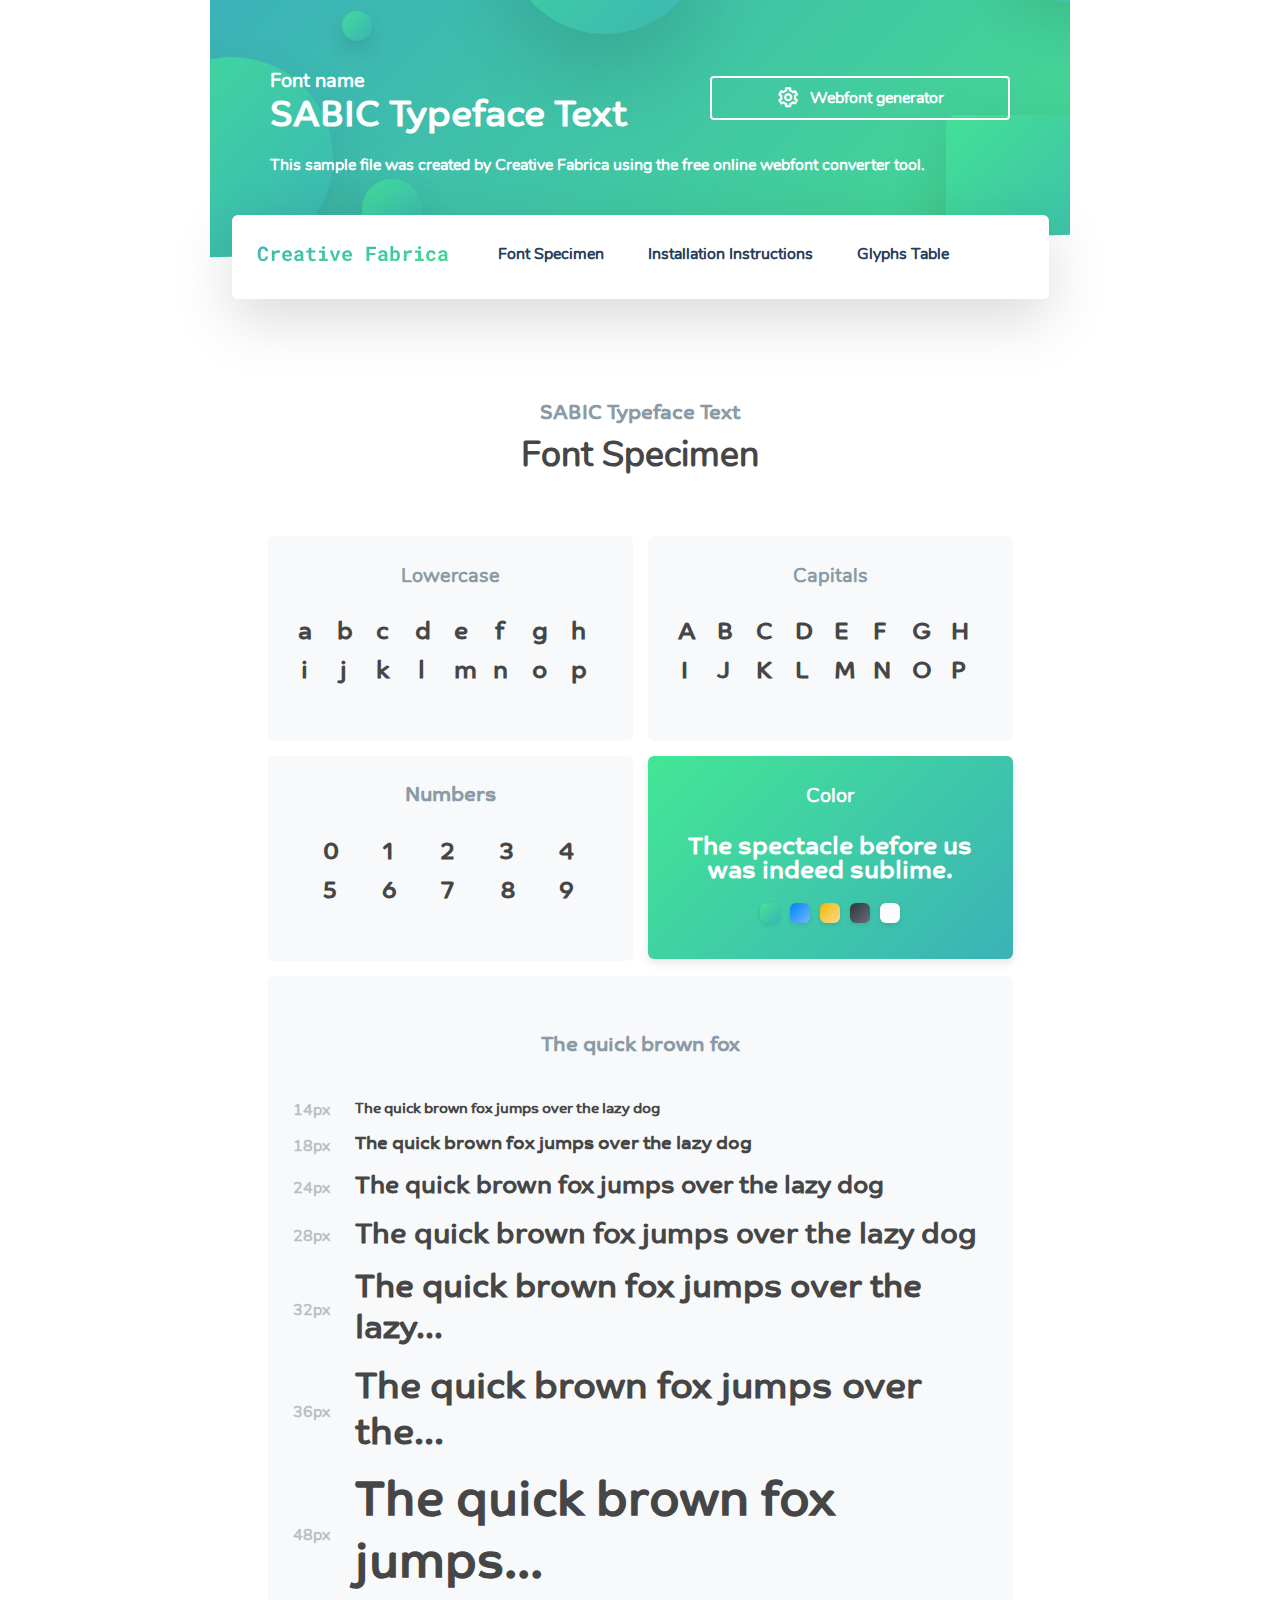
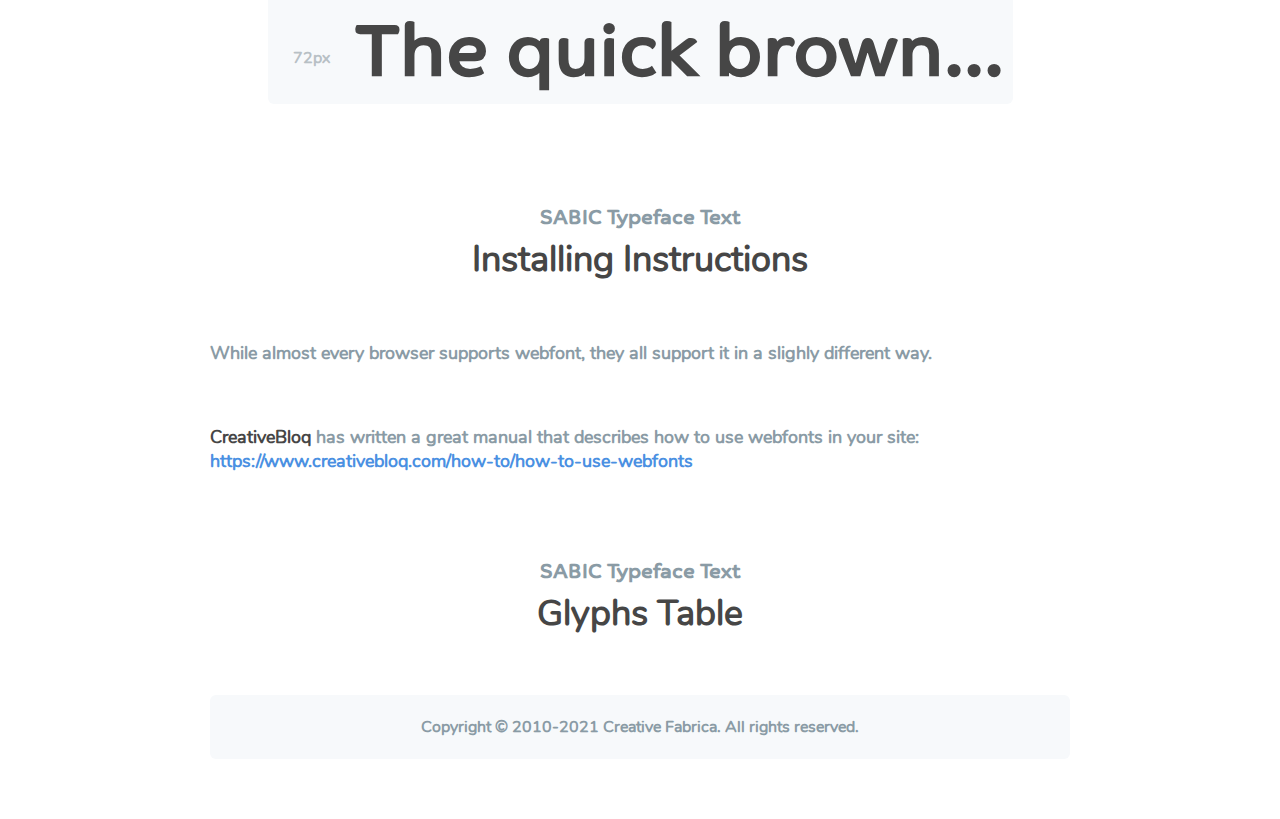
<file: fonts/SABIC Typeface Text Regular/index.html>
<!DOCTYPE html>
<html lang="en">
<head>
    <meta charset="UTF-8">
    <meta http-equiv="X-UA-Compatible" content="ie=edge">
    <meta name="viewport" content="width=device-width">
    <title>Webfont Specimen SABIC Typeface Text by Creative Fabrica</title>
    <link rel="stylesheet" href="SABIC Typeface Text.css">
    <link rel="stylesheet" href="./specimen_files/css/boxicons.min.css">
    <link rel="stylesheet" href="./specimen_files/css/style.css">
    <link rel="icon" href="./specimen_files/images/favicon.png">
    <style>
        body {
            font-family: 'SABIC Typeface Text';
            font-weight: Regular;
        }
    </style>
</head>
<body>
    <div class="cover-section c-section">
		<div class="cover-section_cta">
			<div class="c-row">
				<div class="c-row_column">
					<h1 class="cover-section_headline">
						<span class="cover-section_headline--smaller keep-page-font">Font name</span> <br>
						SABIC Typeface Text
					</h1>
				</div>
				<div class="c-row_column c-row_column--align-right center-vertical c-row_column--no-margin-right ">
					<a class="l-button l-button--outlined btn-animated-top-bottom" href="https://www.creativefabrica.com/webfont-generator/" target="_blank">
						<div class="l-button_icon">
							<i class="icon-animated-top-bottom bx bx-cog"></i>
						</div>
						<div class="l-button_text keep-page-font">Webfont generator</div>
					</a>
				</div>
			</div>
			<p class="cover-section_description keep-page-font">
				This sample file was created by Creative Fabrica using the free online webfont converter tool.
			</p>
		</div>
		<div class="l-parallax">
            <img style="top: 35%; left: -18%;" class="l-parallax_item" data-parallax-translate="100" src="./specimen_files/images/Circle_5.svg" alt="">
			<img style="top: 55%; left: 13%;" class="l-parallax_item" data-parallax-translate="200" src="./specimen_files/images/Circle_3.svg" alt="">
			<img style="top: 75%; left: 13%;" class="l-parallax_item" data-parallax-translate="50" src="./specimen_files/images/Circle_2.svg" alt="">
			<img style="top: -71%; left: 25%;" class="l-parallax_item" data-parallax-translate="30" src="./specimen_files/images/Circle_1.svg" alt="">
			<img style="top: 70%; right: -10%;" class="l-parallax_item" data-parallax-translate="150" src="./specimen_files/images/Rectangle_2.svg" alt="">
			<img style="top: -15%; right: -15%;" class="l-parallax_item" data-parallax-translate="180" src="./specimen_files/images/Circle_4.svg" alt="">
		</div>
	</div>

	<!-- Navigation -->
	<div class="top-navigation-section c-section">
		<div class="top-navigation">
			<div class="nav-component left-side">
				<div class="logo-and-menu-btn">
					<div class="logo-box">
						<img src="./specimen_files/images/Logo.svg">
					</div>
					<button id="btn-trigger-top-nav" class="btn-menu-trigger">
						<span class="bx bx-menu"></span>
					</button>
				</div>
			</div>
			<div id="top-nav-responsive-menu" class="responsive-menu" top-nav-responsive-active="false">
				<div class="nav-component">
					<ul class="menu-list">
                        <li><a class="keep-page-font" href="#" onclick="scrollToSection('font-specimen_section', event)">Font Specimen</a></li>
						<li><a class="keep-page-font" href="#" onclick="scrollToSection('installing-section', event)">Installation Instructions</a></li>
						<li><a class="keep-page-font" href="#" onclick="scrollToSection('glyph-section', event)">Glyphs Table</a></li>
					</ul>
				</div>
			</div>
		</div>
	</div>

	<div class="font-specimen_section c-section">
		<h3 class="c-section_subtitle">SABIC Typeface Text</h3>
		<h2 class="c-section_headline keep-page-font">Font Specimen</h2>
		<div class="fs-section_boxes">
			<div class="c-row--inline">
				<div class="c-row_column">
					<div class="fs-section_box">
						<p class="fs-section_box-title keep-page-font">Lowercase</p>
						<div class="fs-section-chars-box fs-section-char-box--lowercase">
							<div class="fs-section-char-box">
								<p class="fs-section-char">a</p>
							</div>
							<div class="fs-section-char-box">
								<p class="fs-section-char">b</p>
							</div>
							<div class="fs-section-char-box">
								<p class="fs-section-char">c</p>
							</div>
							<div class="fs-section-char-box">
								<p class="fs-section-char">d</p>
							</div>
							<div class="fs-section-char-box">
								<p class="fs-section-char">e</p>
							</div>
							<div class="fs-section-char-box">
								<p class="fs-section-char">f</p>
							</div>
							<div class="fs-section-char-box">
								<p class="fs-section-char">g</p>
							</div>
							<div class="fs-section-char-box fs-section-char-box--no-margin">
								<p class="fs-section-char">h</p>
							</div>
							<div class="fs-section-char-box">
								<p class="fs-section-char">i</p>
							</div>
							<div class="fs-section-char-box">
								<p class="fs-section-char">j</p>
							</div>
							<div class="fs-section-char-box">
								<p class="fs-section-char">k</p>
							</div>
							<div class="fs-section-char-box">
								<p class="fs-section-char">l</p>
							</div>
							<div class="fs-section-char-box">
								<p class="fs-section-char">m</p>
							</div>
							<div class="fs-section-char-box">
								<p class="fs-section-char">n</p>
							</div>
							<div class="fs-section-char-box">
								<p class="fs-section-char">o</p>
							</div>
							<div class="fs-section-char-box fs-section-char-box--no-margin">
								<p class="fs-section-char">p</p>
							</div>

							<!-- Clear float -->
							<div class="clear-fix"></div>

						</div>
					</div>
				</div>
				<div class="c-row_column c-row_column--no-margin-right">
					<div class="fs-section_box">
						<p class="fs-section_box-title keep-page-font">Capitals</p>
						<div class="fs-section-chars-box fs-section-char-box--uppercase">
							<div class="fs-section-char-box">
								<p class="fs-section-char">a</p>
							</div>
							<div class="fs-section-char-box">
								<p class="fs-section-char">b</p>
							</div>
							<div class="fs-section-char-box">
								<p class="fs-section-char">c</p>
							</div>
							<div class="fs-section-char-box">
								<p class="fs-section-char">d</p>
							</div>
							<div class="fs-section-char-box">
								<p class="fs-section-char">e</p>
							</div>
							<div class="fs-section-char-box">
								<p class="fs-section-char">f</p>
							</div>
							<div class="fs-section-char-box">
								<p class="fs-section-char">g</p>
							</div>
							<div class="fs-section-char-box fs-section-char-box--no-margin">
								<p class="fs-section-char">h</p>
							</div>
							<div class="fs-section-char-box">
								<p class="fs-section-char">i</p>
							</div>
							<div class="fs-section-char-box">
								<p class="fs-section-char">j</p>
							</div>
							<div class="fs-section-char-box">
								<p class="fs-section-char">k</p>
							</div>
							<div class="fs-section-char-box">
								<p class="fs-section-char">l</p>
							</div>
							<div class="fs-section-char-box">
								<p class="fs-section-char">m</p>
							</div>
							<div class="fs-section-char-box">
								<p class="fs-section-char">n</p>
							</div>
							<div class="fs-section-char-box">
								<p class="fs-section-char">o</p>
							</div>
							<div class="fs-section-char-box fs-section-char-box--no-margin">
								<p class="fs-section-char">p</p>
							</div>

							<!-- Clear float -->
							<div class="clear-fix"></div>

						</div>
					</div>
				</div>
			</div>
			<div class="c-row--inline">
				<div class="c-row_column">
					<div class="fs-section_box">
						<p class="fs-section_box-title">Numbers</p>
						<div class="fs-section-chars-box fs-section-char--numbers">
							<div class="fs-section-char-box fs-section-char-box--number">
								<p class="fs-section-char">0</p>
							</div>
							<div class="fs-section-char-box fs-section-char-box--number">
								<p class="fs-section-char">1</p>
							</div>
							<div class="fs-section-char-box fs-section-char-box--number">
								<p class="fs-section-char">2</p>
							</div>
							<div class="fs-section-char-box fs-section-char-box--number">
								<p class="fs-section-char">3</p>
							</div>
							<div class="fs-section-char-box fs-section-char-box--number fs-section-char-box--no-margin">
								<p class="fs-section-char">4</p>
							</div>
							<div class="fs-section-char-box fs-section-char-box--number">
								<p class="fs-section-char">5</p>
							</div>
							<div class="fs-section-char-box fs-section-char-box--number">
								<p class="fs-section-char">6</p>
							</div>
							<div class="fs-section-char-box fs-section-char-box--number">
								<p class="fs-section-char">7</p>
							</div>
							<div class="fs-section-char-box fs-section-char-box--number">
								<p class="fs-section-char">8</p>
							</div>
							<div class="fs-section-char-box fs-section-char-box--number fs-section-char-box--no-margin">
								<p class="fs-section-char">9</p>
							</div>

							<!-- Clear float -->
							<div class="clear-fix"></div>

						</div>
					</div>
				</div>
				<div class="c-row_column c-row_column--no-margin-right">
					<div class="fs-section_switch-color-box fs-section_box fs-section_box--color-box">
						<p class="fs-section_box-title color-white fs-switch-box_font-color keep-page-font">Color</p>
						<p class="fs-section_subtext color-white fs-switch-box_font-color">
							The spectacle before us <br class="break-line">was indeed sublime.
						</p>
						<div class="fs-section_color-buttons">
							<button class="fs-section_color_button fs-section_color_button--green"
							        data-color-one="#43E695" data-color-two="#3BB2B8" data-font-color="#ffffff"></button>

							<button class="fs-section_color_button fs-section_color_button--blue"
									data-color-one="#72B8FE" data-color-two="#0081FF" data-font-color="#ffffff"></button>

							<button class="fs-section_color_button fs-section_color_button--yellow"
									data-color-one="#EEBB00" data-color-two="#FFD796" data-font-color="#ffffff"></button>

							<button class="fs-section_color_button fs-section_color_button--black"
									data-color-one="#656D78" data-color-two="#2F3640" data-font-color="#ffffff"></button>

							<button class="fs-section_color_button fs-section_color_button--white"
									data-color-one="#FFFFFF" data-color-two="#F9F9F9" data-font-color="#4d545f"></button>
						</div>
					</div>
				</div>
			</div>
		</div>
	</div>

	<div class="size-example-section c-section">
		<h3 class="c-section_subtitle">The quick brown fox</h3>
		<div class="size-example-section_scroll-content">
			<ul class="size-example-section_list">
				<li class="size-example-section_item">
					<span class="size-example-section_example-size keep-page-font">14px</span>
					<p class="size-example-section_preview size-example--14">
						The quick brown fox jumps over the lazy dog
					</p>
				</li>
				<li class="size-example-section_item">
					<span class="size-example-section_example-size keep-page-font">18px</span>
					<p class="size-example-section_preview size-example size-example--18">
						The quick brown fox jumps over the lazy dog
					</p>
				</li>
				<li class="size-example-section_item">
					<span class="size-example-section_example-size keep-page-font">24px</span>
					<p class="size-example-section_preview size-example size-example--24">
						The quick brown fox jumps over the lazy dog
					</p>
				</li>
				<li class="size-example-section_item">
					<span class="size-example-section_example-size keep-page-font">28px</span>
					<p class="size-example-section_preview size-example size-example--28">
						The quick brown fox jumps over the lazy dog
					</p>
				</li>
				<li class="size-example-section_item">
					<span class="size-example-section_example-size keep-page-font">32px</span>
					<p class="size-example-section_preview size-example size-example--32">
						The quick brown fox jumps over the lazy...
					</p>
				</li>
				<li class="size-example-section_item">
					<span class="size-example-section_example-size keep-page-font">36px</span>
					<p class="size-example-section_preview size-example size-example--36">
						The quick brown fox jumps over the...
					</p>
				</li>
				<li class="size-example-section_item">
					<span class="size-example-section_example-size keep-page-font">48px</span>
					<p class="size-example-section_preview size-example size-example--48">
						The quick brown fox jumps...
					</p>
				</li>
				<li class="size-example-section_item">
					<span class="size-example-section_example-size keep-page-font">72px</span>
					<p class="size-example-section_preview size-example size-example--72">
						The quick brown...
					</p>
				</li>
			</ul>
		</div>

	</div>

    <div class="installing-section c-section">
		<h3 class="c-section_subtitle">SABIC Typeface Text</h3>
		<h2 class="c-section_headline keep-page-font">Installing Instructions</h2>
		<p class="installing-section_top-paragraph c-section_paragraph c-section_paragraph--light keep-page-font">
			While almost every browser supports webfont, they all support it in a slighly different way.
		</p>
		<p class="installing-section_top-paragraph c-section_paragraph c-section_paragraph--light keep-page-font">
			<span class="installing-section_dark-span keep-page-font">CreativeBloq</span>
			has written a great manual that describes how to use webfonts in your site:
			<a class="installing-section_link keep-page-font" href="https://www.creativebloq.com/how-to/how-to-use-webfonts" target="_blank">
				https://www.creativebloq.com/how-to/how-to-use-webfonts
			</a>
		</p>
	</div>

	<div class="glyph-section c-section">
		<h3 class="c-section_subtitle">SABIC Typeface Text</h3>
		<h2 class="c-section_headline keep-page-font">Glyphs Table</h2>
		<div class="glyph-section_table">
            
			<!-- Clear float -->
			<div class="clear-fix"></div>

		</div>
	</div>

	<div class="footer-section c-section">
		<p class="keep-page-font">Copyright &copy; 2010-2021 Creative Fabrica. All rights reserved.</p>
	</div>

	<script type="text/javascript" src="./specimen_files/javascript/parallax.js"></script>
	<script type="text/javascript" src="./specimen_files/javascript/responsive-menu.js"></script>
	<script type="text/javascript" src="./specimen_files/javascript/scroll-animation.js"></script>
	<script type="text/javascript" src="./specimen_files/javascript/color-switcher.js"></script>
</body>
</html>
</file>
<file: fonts/SABIC Typeface Headline Light/SABIC Typeface Headline.css>
@font-face {
    font-family: 'SABIC Typeface Headline';
    src: url('fonts/SABICTypefaceHeadlineLt.eot');
    src: url('fonts/SABICTypefaceHeadlineLt.eot?#iefix') format('embedded-opentype'),
         url('fonts/SABICTypefaceHeadlineLt.woff2') format('woff2'),
         url('fonts/SABICTypefaceHeadlineLt.woff') format('woff'),
         url('fonts/SABICTypefaceHeadlineLt.ttf')  format('truetype'),
         url('fonts/SABICTypefaceHeadlineLt.svg#SABIC Typeface Headline') format('svg');
}
</file>
<file: fonts/SABIC Typeface Headline Light/specimen_files/css/style.css>
/* Global definitions */

@font-face {
    font-family: 'Nunito';
    src: url('../fonts/Nunito-Regular.eot');
    src: url('../fonts/Nunito-Regular.eot?#iefix') format('embedded-opentype'),
         url('../fonts/Nunito-Regular.woff2') format('woff2'),
         url('../fonts/Nunito-Regular.woff') format('woff'),
         url('../fonts/Nunito-Regular.ttf')  format('truetype'),
         url('../fonts/Nunito-Regular.svg#Nunito') format('svg');
}

body {
	font-family: "Nunito", sans-serif;
	margin: 0;
}

.c-row {
	display: flex;
}

.c-row--inline {
	display: inline-flex;
}

.c-row_column {
	margin-right: 15px;
}

.c-row_column--align-right {
	margin-left: auto;
}

.c-row_column--no-margin-right {
	margin-right: 0 !important;
}

.center-vertical {
	display: inline-flex;
	align-items: center;
}

.c-section {
	width: 860px;
	margin: auto;
	box-sizing: border-box;
	padding-top: 60px;
}

.c-section_subtitle {
	color: #8A9BA5;
	font-size: 20px;
	font-weight: 800;
	line-height: 20px;
	text-align: center;
	margin: 0;
}

.c-section_headline {
	color: #464646;
	font-size: 36px;
	font-weight: 800;
	line-height: 42px;
	text-align: center;
	margin-top: 10px;
}

.c-section_paragraph {
	font-weight: bold;
	color: #464646;
	font-size: 18px;
	line-height: 24px;
	margin: 30px 0;
}

.c-section_paragraph--light {
	color: #8A9BA5;
}

.c-section_paragraph--margin-top {
	margin-top: 20px;
}

.c-section_link {
	color: #4A90E2;
}

.c-section-code {
	border-radius: 6px;
	background-color: #F7F9FB;
	padding: 20px 0;
}

.c-section_code-block {
	margin-left: 20px;
}

.c-section_code-line {
	color: #8A9BA5;
	font-size: 16px;
	font-weight: 800;
	line-height: 24px;
	margin: 0;
}

.l-button {
	width: 300px;
	height: 44px;
	display: inline-flex;
	align-items: center;
	justify-content: center;
	text-decoration: none;
	border: none;
	border-radius: 4px;
	box-sizing: border-box;
	transition: all 0.3s ease;
}

.l-button_icon {
	display: flex;
	align-items: center;
	margin-right: 10px;
	font-size: 24px;
	color: #FFFFFF;
}

.l-button_text {
	font-size: 16px;
	font-weight: bold;
	line-height: 22px;
	color: #FFFFFF;
}

.l-button--outlined {
	border: 2px solid #FFFFFF;
}

.l-button-green {
	background: linear-gradient(135deg, #54D169 0%, #AFF57A 100%);
}

.l-button-black {
	background: linear-gradient(270deg, #7B848F 1.88%, #414A57 100%);
}

.l-button-black:hover,
.l-button-green:hover {
	box-shadow: 0 8px 20px 0 rgba(42,34,64,.20);
}

.l-button--disabled {
	opacity: 0.4;
}

.btn-animated-top-bottom {
	overflow: hidden;
}

.btn-animated-top-bottom:hover {
	overflow: hidden;
}

.icon-animated-top-bottom {
	position: relative;
}

.btn-animated-top-bottom:hover .icon-animated-top-bottom {
	animation: animated-icon-top-bottom 0.6s 1 !important;
}

@keyframes animated-icon-top-bottom {
	0% {
		top: 0;
		opacity: 0.4;
	}
	35% {
		top: -50px;
		opacity: 0;
	}
	50% {
		opacity: 0;
		top: 50px;
	}
	70% {
		top: 0;
		opacity: 1;
	}
}

@media only screen and (max-width: 350px) {
	.l-button {
		width: auto;
		padding: 0 10px;
	}
}

.l-parallax {
	position: absolute;
	width: 100%;
	height: 100%;
	z-index: 90;
	left: 0;
	top: 0;
}
.l-parallax_item {
	position: absolute;
}

.clear-fix {
	clear: both;
}

.color-white {
	color: #fff !important;
}

.keep-page-font {
	font-family: "Nunito", sans-serif !important;
}


/* Cover section */
.cover-section {
	background: linear-gradient(315deg, #46D990 0%, #3BB2B8 100%);
	height: 260px;
	overflow: hidden;
	position: relative;
	padding: 60px;
}
.cover-section::after {
 	content: "";
    position: absolute;
    bottom: -80px;
    left: 0;
    width: 110%;
    height: 95px;
    background: #ffffff;
    display: block;
    transform: rotate(-1.5deg);
    z-index: 999;
}
.cover-section_cta {
	position: relative;
	z-index: 100;
}
.cover-section_headline {
	color: #fff;
	font-size: 36px;
	font-weight: 800;
	line-height: 36px;
	margin: 0;
}
.cover-section_headline--smaller {
	font-size: 20px;
}

.cover-section_description {
	color: #ffffff;
	font-size: 16px;
	font-weight: 800;
	line-height: 20px;
	margin: 20px 0 0;
}

@media only screen and (max-width: 880px) {
	.c-section {
		width: 100%;
		margin: auto;
	}
	.cover-section {
	    height: auto;
	}
	.cover-section .c-row {
		display: block;
	}
	.cover-section .c-row .l-button {
		margin: 15px 0;
	}
}

@media only screen and (max-width: 750px) {
	.cover-section {
		padding: 30px 20px 60px;
	}
	.cover-section .l-parallax {
		display: none;
	}
}

/* Top navigation */
.top-navigation-section {
	padding: 0;
	position: relative;
    top: -45px;
    z-index: 9999;
    text-align: center;
}

.top-navigation {
  width: 95%;
  height: 84px;
  border-radius: 6px;
  background-color: #FFFFFF;
  box-shadow: 0 20px 60px 0 rgba(0, 0, 0, 0.15);
  display: inline-flex;
  align-items: center;
}

.top-navigation .left-side {
  margin: auto 25px;
}

.top-navigation .left-side .logo-and-menu-btn {
  display: inline-flex;
  align-items: center;
}

.top-navigation .left-side .logo-and-menu-btn .btn-menu-trigger {
  height: 30px;
  width: 30px;
  background: #43cd9c;
  border: none;
  border-radius: 5px;
  border-bottom: 3px solid #3db9b1;
  display: flex;
  align-items: center;
  justify-content: center;
  outline: none;
  display: none;
}

.top-navigation .left-side .logo-and-menu-btn .btn-menu-trigger .bx {
  font-size: 12px;
  color: #fff;
}

.top-navigation .responsive-menu {
  display: inline-flex;
  width: 100%;
}

.top-navigation .responsive-menu .nav-component .menu-list {
  list-style: none;
  padding-left: 0;
  margin-left: 25px;
}

.top-navigation .responsive-menu .nav-component .menu-list li {
  display: inline-block;
  margin-right: 40px;
  text-align: left;
}

.top-navigation .responsive-menu .nav-component .menu-list li a {
  color: #263D57;
  font-size: 16px;
  font-weight: bold;
  line-height: 22px;
  text-decoration: none;
  transition: all 0.3s ease;
}

.top-navigation .responsive-menu .nav-component .menu-list li a:hover {
  color: #FD8409;
}

.top-navigation .responsive-menu .nav-component .menu-list li a::after {
  content: "";
  display: block;
  height: 4px;
  width: auto;
  border-radius: 6px;
  background: #FD8409;
  margin-top: 2px;
  visibility: hidden;
  opacity: 0;
  transition: all 0.3s ease;
}

.top-navigation .responsive-menu .nav-component .menu-list li a:hover::after {
  visibility: visible;
  opacity: 1;
}

.top-navigation .responsive-menu .nav-component .menu-list .show-on-mobile {
  display: none;
}

.top-navigation .right-side {
  margin: 0 20px 0 auto;
}

@media only screen and (max-width: 1100px) {
  .top-navigation {
    display: inline-block;
    height: auto;
    border-radius: 4px;
    overflow: hidden;
  }
  .top-navigation .left-side {
    width: auto;
    display: block;
    padding: 10px 20px;
    margin: 0;
    border-bottom: 1px solid #f9f9f9;
  }
  .top-navigation .left-side .logo-and-menu-btn {
    width: 100%;
  }
  .top-navigation .left-side .logo-and-menu-btn .btn-menu-trigger {
    display: flex !important;
    margin-left: auto;
  }
  .top-navigation .responsive-menu {
    display: block;
    height: 0;
  }
  .top-navigation .responsive-menu .center-side {
    display: block;
  }
  .top-navigation .responsive-menu .nav-component .menu-list {
    padding: 0;
    margin: 0;
  }
  .top-navigation .responsive-menu .nav-component .menu-list li {
    display: block;
    margin-right: 0;
  }
  .top-navigation .responsive-menu .nav-component .menu-list li a {
    display: block;
    padding: 8px 15px;
  }
  .top-navigation .responsive-menu .nav-component .menu-list li a .break-line {
  	display: none;
  }
  .top-navigation .responsive-menu .nav-component .menu-list li a:after {
    content: none;
  }
  .top-navigation .responsive-menu .nav-component .menu-list li a:hover {
    background: #f9f9f9;
  }
  .top-navigation .right-side {
    margin: 0 0 0 10px;
  }
}

@media only screen and (max-width: 1100px) {
	.top-navigation .left-side .logo-and-menu-btn .logo-box img {
		width: 200px;
	}
}


/* Font Specimen */
.fs-section_boxes {
	margin-top: 60px;
	text-align: center;
}

.fs-section_box {
	height: auto;
	width: 365px;
	border-radius: 6px;
	background-color: #F7F9FB;
	box-sizing: border-box;
	text-align: center;
	margin-bottom: 15px;
}

.fs-section_box--color-box {
	background: linear-gradient(135deg, #43E695 0%, #3BB2B8 100%);
	box-shadow: 0 4px 10px 0 rgba(0,0,0,0.1);
}

.fs-section_box-title {
	color: #8A9BA5;
	font-size: 20px;
	font-weight: 800;
	line-height: 20px;
	margin: 0;
	padding-top: 30px;
}

.fs-section-chars-box {
	display: inline-block;
	margin: 35px 30px;
}

.fs-section-char--numbers {
	margin: 35px 55px;
}

.fs-section-char-box--lowercase {
	text-transform: lowercase;
}

.fs-section-char-box--uppercase {
	text-transform: uppercase;
}

.fs-section-char-box {
	float: left;
	height: 24px;
	width: 14px;
	margin-right: 25px;
	margin-bottom: 15px;
}

.fs-section-char {
	color: #464646;
	font-size: 24px;
	font-weight: bold;
	line-height: 24px;
	margin: 0;
}

.fs-section-char-box--no-margin {
	margin-right: 0 !important;
}

.fs-section-char-box--number {
	margin-right: 45px;
}

.fs-section_subtext {
	font-size: 24px;
	font-weight: bold;
	line-height: 24px;
	text-align: center;
	margin: 30px 0 0;
}

.fs-section_color-buttons {
	margin: 16px auto 30px;
	display: inline-block;
}

.fs-section_color_button {
	height: 20px;
	width: 20px;
	border: none;
	border-radius: 6px;
	box-shadow: 0 2px 4px 0 rgba(0,0,0,0.1);
	cursor: pointer;
	margin: 3px;
}

.fs-section_color_button--green {
	background: linear-gradient(135deg, #43E695 0%, #3BB2B8 100%);
}
.fs-section_color_button--blue {
	background: linear-gradient(315deg, #72B8FE 0%, #0081FF 100%);
}
.fs-section_color_button--yellow {
    background: linear-gradient(135deg, #EEBB00 0%, #FFD796 100%);
}
.fs-section_color_button--black {
	background: linear-gradient(315deg, #656D78 0%, #2F3640 100%);
}
.fs-section_color_button--white {
	background: linear-gradient(315deg, #FFFFFF 0%, #F9F9F9 100%);
}

@media only screen and (max-width: 850px) {
	.fs-section_boxes .c-row--inline {
		display: block;
	}
	.fs-section_boxes .c-row_column {
		display: inline-block;
	}
}

@media only screen and (max-width: 440px) {
	.fs-section_boxes .c-row_column {
		margin: 0;
	}
	.fs-section_box {
		width: 300px;
	}
	.fs-section-char {
		font-size: 19px;
	}
	.fs-section-char-box {
		margin-right: 18px;
	}
	.fs-section-char--numbers {
	   margin: 35px 79px;
	}
}

/* Font size preview */
.size-example-section {
	width: 745px;
	border-radius: 6px;
	background-color: #F7F9FB;
	margin: auto;
}

.size-example-section_list {
	margin: 45px 0;
	list-style: none;
	padding: 0;
}

.size-example-section_item {
	display: flex;
	align-items: center;
	margin-bottom: 15px;
}

.size-example-section_example-size {
	color: #B8C0C5;
	font-size: 16px;
	font-weight: bold;
	line-height: 14px;
	padding: 0 25px;
}

.size-example-section_preview {
	margin: 0;
	color: #464646;
	font-weight: bold;
}

.size-example--14 {
	font-size: 14px;
}
.size-example--18 {
	font-size: 18px;
}
.size-example--24 {
	font-size: 24px;
}
.size-example--28 {
	font-size: 28px;
}
.size-example--32 {
	font-size: 32px;
}
.size-example--36 {
	font-size: 36px;
}
.size-example--48 {
	font-size: 48px;
}
.size-example--72 {
	font-size: 72px;
}

@media only screen and (max-width: 770px) {
	.size-example-section {
		width: 100% !important;
		overflow: hidden;
	}
	.size-example-section_scroll-content {
		overflow-x: scroll;
	}
	.size-example-section_list {
		width: 745px;
	}

}

/* Installing Instruction */
.installing-section_top-paragraph {
	margin: 60px 0 30px 0;
}
.installing-section_dark-span {
	color: #464646;
}

.installing-section_link {
	color: #4A90E2;
	text-decoration: none;
}

.qa_steps-list {
	padding: 0;
	margin-bottom: 30px;
	list-style: none;
}

.qa_step {
	display: flex;
	align-items: center;
}

.qa_step-number {
	height: 60px;
	width: 60px;
	border-radius: 6px;
	background: linear-gradient(315deg, #46D990 0%, #3BB2B8 100%);
	box-shadow: 0 20px 40px 0 rgba(0,0,0,0.25);
	text-align: center;
	line-height: 60px;
	color: #FFFFFF;
	font-size: 24px;
	font-weight: 800;
}

.qa_step-question {
	margin-left: 20px;
	color: #464646;
	font-size: 20px;
	font-weight: 800;
	line-height: 24px;
}

@media only screen and (max-width: 880px) {
	.installing-section {
		padding-left: 20px;
		padding-right: 20px;
	}
	.qa_step-number {
		height: 40px;
    	width: 40px;
    	line-height: 40px;
    	font-size: 18px;
	}
	.qa_step-question {
		font-size: 18px;
		margin-left: 10px;
	}
	.installing-section .c-section_paragraph {
		font-size: 16px;
	}
	.installing-section .c-section-code {
		overflow-x: scroll;
	}
	.installing-section .c-section_code-block {
		width: 800px;
	}
}

@media only screen and (max-width: 500px) {
	.qa_step {
		display: block;
	}
	.qa_step-question {
		margin-left: 0;
	}
}

/*  Troubleshoot section */
.troubleshoot-section {
	border-radius: 6px;
	background: linear-gradient(315deg, #46D990 0%, #3BB2B8 100%);
	box-shadow: 0 20px 40px 0 rgba(0,0,0,0.25);
	padding: 60px 30px;
}

.troubleshoot-section .c-section_subtitle {
	opacity: 0.5;
	color: #ffffff;
}

.troubleshoot-section .c-section_headline {
	color: #FFFFFF;
}

.troubleshoot-section_description {
	opacity: 0.75;
	color: #FFFFFF;
	font-size: 16px;
	font-weight: 800;
	line-height: 24px;
}

.troubleshoot-section .qa_step-number {
	width: 24px;
	height: 24px;
	background: none;
	color: #fff;
	font-size: 24px;
	line-height: 24px;
	box-shadow: none;
	font-weight: 400;
}

.troubleshoot-section .qa_step-question {
	color: #fff;
    margin-left: 15px;
    font-size: 20px;
}

.troubleshoot-section .c-section_paragraph {
	margin: 0;
	opacity: 0.75;
	color: #fff;
	font-size: 16px;
}

@media only screen and (max-width: 500px) {
	.troubleshoot-section .qa_step-number {
		display: none;
	}
	.troubleshoot-section .qa_step-question {
		margin-left: 0;
	}
}

/* Glyph section */
.glyph-section_glyph_box {
	float: left;
	margin: 0 15px 15px 0;
}
.glyph-section_sign {
	height: 61px;
	width: 61px;
	border-radius: 6px;
	background: #F7F9FB;
	display: flex;
	align-items: center;
	justify-content: center;
	color: #464646;
	font-size: 24px;
	font-weight: 800;
	line-height: 24px;
}

.glyph-section_code {
	height: 31px;
	width: 61px;
	border-radius: 6px;
	background-color: #F7F9FB;
	box-shadow: 0 4px 8px 0 rgba(0,0,0,0.1);
	margin-top: 10px;
	display: flex;
	align-items: center;
	justify-content: center;
	color: #464646;
	font-size: 14px;
	font-weight: bold;
	line-height: 14px;
}

@media only screen and (max-width: 950px) {
	.glyph-section {
		width: 95%;
		margin: auto;
	}
	.glyph-section_table {
		padding-left: 20px;
	}
}

/* Footer section */
.footer-section {
	border-radius: 6px;
	background-color: #F7F9FB;
	padding: 20px 5px;
	margin: 60px auto;
}

.footer-section p {
	color: #8A9BA5;
	font-size: 16px;
	font-weight: 800;
	line-height: 24px;
	text-align: center;
	margin: 0;
}

@media only screen and (max-width: 530px) {
	.footer-section {
		margin-bottom: 0;
	}
	.footer-section p {
		font-size: 13px;
	}
}
</file>
<file: fonts/SABIC Typeface Headline Regular/SABIC Typeface Headline.css>
@font-face {
    font-family: 'SABIC Typeface Headline';
    src: url('fonts/SABICTypefaceHeadlineRg.eot');
    src: url('fonts/SABICTypefaceHeadlineRg.eot?#iefix') format('embedded-opentype'),
         url('fonts/SABICTypefaceHeadlineRg.woff2') format('woff2'),
         url('fonts/SABICTypefaceHeadlineRg.woff') format('woff'),
         url('fonts/SABICTypefaceHeadlineRg.ttf')  format('truetype'),
         url('fonts/SABICTypefaceHeadlineRg.svg#SABIC Typeface Headline') format('svg');
}
</file>
<file: fonts/SABIC Typeface Headline Regular/specimen_files/css/style.css>
/* Global definitions */

@font-face {
    font-family: 'Nunito';
    src: url('../fonts/Nunito-Regular.eot');
    src: url('../fonts/Nunito-Regular.eot?#iefix') format('embedded-opentype'),
         url('../fonts/Nunito-Regular.woff2') format('woff2'),
         url('../fonts/Nunito-Regular.woff') format('woff'),
         url('../fonts/Nunito-Regular.ttf')  format('truetype'),
         url('../fonts/Nunito-Regular.svg#Nunito') format('svg');
}

body {
	font-family: "Nunito", sans-serif;
	margin: 0;
}

.c-row {
	display: flex;
}

.c-row--inline {
	display: inline-flex;
}

.c-row_column {
	margin-right: 15px;
}

.c-row_column--align-right {
	margin-left: auto;
}

.c-row_column--no-margin-right {
	margin-right: 0 !important;
}

.center-vertical {
	display: inline-flex;
	align-items: center;
}

.c-section {
	width: 860px;
	margin: auto;
	box-sizing: border-box;
	padding-top: 60px;
}

.c-section_subtitle {
	color: #8A9BA5;
	font-size: 20px;
	font-weight: 800;
	line-height: 20px;
	text-align: center;
	margin: 0;
}

.c-section_headline {
	color: #464646;
	font-size: 36px;
	font-weight: 800;
	line-height: 42px;
	text-align: center;
	margin-top: 10px;
}

.c-section_paragraph {
	font-weight: bold;
	color: #464646;
	font-size: 18px;
	line-height: 24px;
	margin: 30px 0;
}

.c-section_paragraph--light {
	color: #8A9BA5;
}

.c-section_paragraph--margin-top {
	margin-top: 20px;
}

.c-section_link {
	color: #4A90E2;
}

.c-section-code {
	border-radius: 6px;
	background-color: #F7F9FB;
	padding: 20px 0;
}

.c-section_code-block {
	margin-left: 20px;
}

.c-section_code-line {
	color: #8A9BA5;
	font-size: 16px;
	font-weight: 800;
	line-height: 24px;
	margin: 0;
}

.l-button {
	width: 300px;
	height: 44px;
	display: inline-flex;
	align-items: center;
	justify-content: center;
	text-decoration: none;
	border: none;
	border-radius: 4px;
	box-sizing: border-box;
	transition: all 0.3s ease;
}

.l-button_icon {
	display: flex;
	align-items: center;
	margin-right: 10px;
	font-size: 24px;
	color: #FFFFFF;
}

.l-button_text {
	font-size: 16px;
	font-weight: bold;
	line-height: 22px;
	color: #FFFFFF;
}

.l-button--outlined {
	border: 2px solid #FFFFFF;
}

.l-button-green {
	background: linear-gradient(135deg, #54D169 0%, #AFF57A 100%);
}

.l-button-black {
	background: linear-gradient(270deg, #7B848F 1.88%, #414A57 100%);
}

.l-button-black:hover,
.l-button-green:hover {
	box-shadow: 0 8px 20px 0 rgba(42,34,64,.20);
}

.l-button--disabled {
	opacity: 0.4;
}

.btn-animated-top-bottom {
	overflow: hidden;
}

.btn-animated-top-bottom:hover {
	overflow: hidden;
}

.icon-animated-top-bottom {
	position: relative;
}

.btn-animated-top-bottom:hover .icon-animated-top-bottom {
	animation: animated-icon-top-bottom 0.6s 1 !important;
}

@keyframes animated-icon-top-bottom {
	0% {
		top: 0;
		opacity: 0.4;
	}
	35% {
		top: -50px;
		opacity: 0;
	}
	50% {
		opacity: 0;
		top: 50px;
	}
	70% {
		top: 0;
		opacity: 1;
	}
}

@media only screen and (max-width: 350px) {
	.l-button {
		width: auto;
		padding: 0 10px;
	}
}

.l-parallax {
	position: absolute;
	width: 100%;
	height: 100%;
	z-index: 90;
	left: 0;
	top: 0;
}
.l-parallax_item {
	position: absolute;
}

.clear-fix {
	clear: both;
}

.color-white {
	color: #fff !important;
}

.keep-page-font {
	font-family: "Nunito", sans-serif !important;
}


/* Cover section */
.cover-section {
	background: linear-gradient(315deg, #46D990 0%, #3BB2B8 100%);
	height: 260px;
	overflow: hidden;
	position: relative;
	padding: 60px;
}
.cover-section::after {
 	content: "";
    position: absolute;
    bottom: -80px;
    left: 0;
    width: 110%;
    height: 95px;
    background: #ffffff;
    display: block;
    transform: rotate(-1.5deg);
    z-index: 999;
}
.cover-section_cta {
	position: relative;
	z-index: 100;
}
.cover-section_headline {
	color: #fff;
	font-size: 36px;
	font-weight: 800;
	line-height: 36px;
	margin: 0;
}
.cover-section_headline--smaller {
	font-size: 20px;
}

.cover-section_description {
	color: #ffffff;
	font-size: 16px;
	font-weight: 800;
	line-height: 20px;
	margin: 20px 0 0;
}

@media only screen and (max-width: 880px) {
	.c-section {
		width: 100%;
		margin: auto;
	}
	.cover-section {
	    height: auto;
	}
	.cover-section .c-row {
		display: block;
	}
	.cover-section .c-row .l-button {
		margin: 15px 0;
	}
}

@media only screen and (max-width: 750px) {
	.cover-section {
		padding: 30px 20px 60px;
	}
	.cover-section .l-parallax {
		display: none;
	}
}

/* Top navigation */
.top-navigation-section {
	padding: 0;
	position: relative;
    top: -45px;
    z-index: 9999;
    text-align: center;
}

.top-navigation {
  width: 95%;
  height: 84px;
  border-radius: 6px;
  background-color: #FFFFFF;
  box-shadow: 0 20px 60px 0 rgba(0, 0, 0, 0.15);
  display: inline-flex;
  align-items: center;
}

.top-navigation .left-side {
  margin: auto 25px;
}

.top-navigation .left-side .logo-and-menu-btn {
  display: inline-flex;
  align-items: center;
}

.top-navigation .left-side .logo-and-menu-btn .btn-menu-trigger {
  height: 30px;
  width: 30px;
  background: #43cd9c;
  border: none;
  border-radius: 5px;
  border-bottom: 3px solid #3db9b1;
  display: flex;
  align-items: center;
  justify-content: center;
  outline: none;
  display: none;
}

.top-navigation .left-side .logo-and-menu-btn .btn-menu-trigger .bx {
  font-size: 12px;
  color: #fff;
}

.top-navigation .responsive-menu {
  display: inline-flex;
  width: 100%;
}

.top-navigation .responsive-menu .nav-component .menu-list {
  list-style: none;
  padding-left: 0;
  margin-left: 25px;
}

.top-navigation .responsive-menu .nav-component .menu-list li {
  display: inline-block;
  margin-right: 40px;
  text-align: left;
}

.top-navigation .responsive-menu .nav-component .menu-list li a {
  color: #263D57;
  font-size: 16px;
  font-weight: bold;
  line-height: 22px;
  text-decoration: none;
  transition: all 0.3s ease;
}

.top-navigation .responsive-menu .nav-component .menu-list li a:hover {
  color: #FD8409;
}

.top-navigation .responsive-menu .nav-component .menu-list li a::after {
  content: "";
  display: block;
  height: 4px;
  width: auto;
  border-radius: 6px;
  background: #FD8409;
  margin-top: 2px;
  visibility: hidden;
  opacity: 0;
  transition: all 0.3s ease;
}

.top-navigation .responsive-menu .nav-component .menu-list li a:hover::after {
  visibility: visible;
  opacity: 1;
}

.top-navigation .responsive-menu .nav-component .menu-list .show-on-mobile {
  display: none;
}

.top-navigation .right-side {
  margin: 0 20px 0 auto;
}

@media only screen and (max-width: 1100px) {
  .top-navigation {
    display: inline-block;
    height: auto;
    border-radius: 4px;
    overflow: hidden;
  }
  .top-navigation .left-side {
    width: auto;
    display: block;
    padding: 10px 20px;
    margin: 0;
    border-bottom: 1px solid #f9f9f9;
  }
  .top-navigation .left-side .logo-and-menu-btn {
    width: 100%;
  }
  .top-navigation .left-side .logo-and-menu-btn .btn-menu-trigger {
    display: flex !important;
    margin-left: auto;
  }
  .top-navigation .responsive-menu {
    display: block;
    height: 0;
  }
  .top-navigation .responsive-menu .center-side {
    display: block;
  }
  .top-navigation .responsive-menu .nav-component .menu-list {
    padding: 0;
    margin: 0;
  }
  .top-navigation .responsive-menu .nav-component .menu-list li {
    display: block;
    margin-right: 0;
  }
  .top-navigation .responsive-menu .nav-component .menu-list li a {
    display: block;
    padding: 8px 15px;
  }
  .top-navigation .responsive-menu .nav-component .menu-list li a .break-line {
  	display: none;
  }
  .top-navigation .responsive-menu .nav-component .menu-list li a:after {
    content: none;
  }
  .top-navigation .responsive-menu .nav-component .menu-list li a:hover {
    background: #f9f9f9;
  }
  .top-navigation .right-side {
    margin: 0 0 0 10px;
  }
}

@media only screen and (max-width: 1100px) {
	.top-navigation .left-side .logo-and-menu-btn .logo-box img {
		width: 200px;
	}
}


/* Font Specimen */
.fs-section_boxes {
	margin-top: 60px;
	text-align: center;
}

.fs-section_box {
	height: auto;
	width: 365px;
	border-radius: 6px;
	background-color: #F7F9FB;
	box-sizing: border-box;
	text-align: center;
	margin-bottom: 15px;
}

.fs-section_box--color-box {
	background: linear-gradient(135deg, #43E695 0%, #3BB2B8 100%);
	box-shadow: 0 4px 10px 0 rgba(0,0,0,0.1);
}

.fs-section_box-title {
	color: #8A9BA5;
	font-size: 20px;
	font-weight: 800;
	line-height: 20px;
	margin: 0;
	padding-top: 30px;
}

.fs-section-chars-box {
	display: inline-block;
	margin: 35px 30px;
}

.fs-section-char--numbers {
	margin: 35px 55px;
}

.fs-section-char-box--lowercase {
	text-transform: lowercase;
}

.fs-section-char-box--uppercase {
	text-transform: uppercase;
}

.fs-section-char-box {
	float: left;
	height: 24px;
	width: 14px;
	margin-right: 25px;
	margin-bottom: 15px;
}

.fs-section-char {
	color: #464646;
	font-size: 24px;
	font-weight: bold;
	line-height: 24px;
	margin: 0;
}

.fs-section-char-box--no-margin {
	margin-right: 0 !important;
}

.fs-section-char-box--number {
	margin-right: 45px;
}

.fs-section_subtext {
	font-size: 24px;
	font-weight: bold;
	line-height: 24px;
	text-align: center;
	margin: 30px 0 0;
}

.fs-section_color-buttons {
	margin: 16px auto 30px;
	display: inline-block;
}

.fs-section_color_button {
	height: 20px;
	width: 20px;
	border: none;
	border-radius: 6px;
	box-shadow: 0 2px 4px 0 rgba(0,0,0,0.1);
	cursor: pointer;
	margin: 3px;
}

.fs-section_color_button--green {
	background: linear-gradient(135deg, #43E695 0%, #3BB2B8 100%);
}
.fs-section_color_button--blue {
	background: linear-gradient(315deg, #72B8FE 0%, #0081FF 100%);
}
.fs-section_color_button--yellow {
    background: linear-gradient(135deg, #EEBB00 0%, #FFD796 100%);
}
.fs-section_color_button--black {
	background: linear-gradient(315deg, #656D78 0%, #2F3640 100%);
}
.fs-section_color_button--white {
	background: linear-gradient(315deg, #FFFFFF 0%, #F9F9F9 100%);
}

@media only screen and (max-width: 850px) {
	.fs-section_boxes .c-row--inline {
		display: block;
	}
	.fs-section_boxes .c-row_column {
		display: inline-block;
	}
}

@media only screen and (max-width: 440px) {
	.fs-section_boxes .c-row_column {
		margin: 0;
	}
	.fs-section_box {
		width: 300px;
	}
	.fs-section-char {
		font-size: 19px;
	}
	.fs-section-char-box {
		margin-right: 18px;
	}
	.fs-section-char--numbers {
	   margin: 35px 79px;
	}
}

/* Font size preview */
.size-example-section {
	width: 745px;
	border-radius: 6px;
	background-color: #F7F9FB;
	margin: auto;
}

.size-example-section_list {
	margin: 45px 0;
	list-style: none;
	padding: 0;
}

.size-example-section_item {
	display: flex;
	align-items: center;
	margin-bottom: 15px;
}

.size-example-section_example-size {
	color: #B8C0C5;
	font-size: 16px;
	font-weight: bold;
	line-height: 14px;
	padding: 0 25px;
}

.size-example-section_preview {
	margin: 0;
	color: #464646;
	font-weight: bold;
}

.size-example--14 {
	font-size: 14px;
}
.size-example--18 {
	font-size: 18px;
}
.size-example--24 {
	font-size: 24px;
}
.size-example--28 {
	font-size: 28px;
}
.size-example--32 {
	font-size: 32px;
}
.size-example--36 {
	font-size: 36px;
}
.size-example--48 {
	font-size: 48px;
}
.size-example--72 {
	font-size: 72px;
}

@media only screen and (max-width: 770px) {
	.size-example-section {
		width: 100% !important;
		overflow: hidden;
	}
	.size-example-section_scroll-content {
		overflow-x: scroll;
	}
	.size-example-section_list {
		width: 745px;
	}

}

/* Installing Instruction */
.installing-section_top-paragraph {
	margin: 60px 0 30px 0;
}
.installing-section_dark-span {
	color: #464646;
}

.installing-section_link {
	color: #4A90E2;
	text-decoration: none;
}

.qa_steps-list {
	padding: 0;
	margin-bottom: 30px;
	list-style: none;
}

.qa_step {
	display: flex;
	align-items: center;
}

.qa_step-number {
	height: 60px;
	width: 60px;
	border-radius: 6px;
	background: linear-gradient(315deg, #46D990 0%, #3BB2B8 100%);
	box-shadow: 0 20px 40px 0 rgba(0,0,0,0.25);
	text-align: center;
	line-height: 60px;
	color: #FFFFFF;
	font-size: 24px;
	font-weight: 800;
}

.qa_step-question {
	margin-left: 20px;
	color: #464646;
	font-size: 20px;
	font-weight: 800;
	line-height: 24px;
}

@media only screen and (max-width: 880px) {
	.installing-section {
		padding-left: 20px;
		padding-right: 20px;
	}
	.qa_step-number {
		height: 40px;
    	width: 40px;
    	line-height: 40px;
    	font-size: 18px;
	}
	.qa_step-question {
		font-size: 18px;
		margin-left: 10px;
	}
	.installing-section .c-section_paragraph {
		font-size: 16px;
	}
	.installing-section .c-section-code {
		overflow-x: scroll;
	}
	.installing-section .c-section_code-block {
		width: 800px;
	}
}

@media only screen and (max-width: 500px) {
	.qa_step {
		display: block;
	}
	.qa_step-question {
		margin-left: 0;
	}
}

/*  Troubleshoot section */
.troubleshoot-section {
	border-radius: 6px;
	background: linear-gradient(315deg, #46D990 0%, #3BB2B8 100%);
	box-shadow: 0 20px 40px 0 rgba(0,0,0,0.25);
	padding: 60px 30px;
}

.troubleshoot-section .c-section_subtitle {
	opacity: 0.5;
	color: #ffffff;
}

.troubleshoot-section .c-section_headline {
	color: #FFFFFF;
}

.troubleshoot-section_description {
	opacity: 0.75;
	color: #FFFFFF;
	font-size: 16px;
	font-weight: 800;
	line-height: 24px;
}

.troubleshoot-section .qa_step-number {
	width: 24px;
	height: 24px;
	background: none;
	color: #fff;
	font-size: 24px;
	line-height: 24px;
	box-shadow: none;
	font-weight: 400;
}

.troubleshoot-section .qa_step-question {
	color: #fff;
    margin-left: 15px;
    font-size: 20px;
}

.troubleshoot-section .c-section_paragraph {
	margin: 0;
	opacity: 0.75;
	color: #fff;
	font-size: 16px;
}

@media only screen and (max-width: 500px) {
	.troubleshoot-section .qa_step-number {
		display: none;
	}
	.troubleshoot-section .qa_step-question {
		margin-left: 0;
	}
}

/* Glyph section */
.glyph-section_glyph_box {
	float: left;
	margin: 0 15px 15px 0;
}
.glyph-section_sign {
	height: 61px;
	width: 61px;
	border-radius: 6px;
	background: #F7F9FB;
	display: flex;
	align-items: center;
	justify-content: center;
	color: #464646;
	font-size: 24px;
	font-weight: 800;
	line-height: 24px;
}

.glyph-section_code {
	height: 31px;
	width: 61px;
	border-radius: 6px;
	background-color: #F7F9FB;
	box-shadow: 0 4px 8px 0 rgba(0,0,0,0.1);
	margin-top: 10px;
	display: flex;
	align-items: center;
	justify-content: center;
	color: #464646;
	font-size: 14px;
	font-weight: bold;
	line-height: 14px;
}

@media only screen and (max-width: 950px) {
	.glyph-section {
		width: 95%;
		margin: auto;
	}
	.glyph-section_table {
		padding-left: 20px;
	}
}

/* Footer section */
.footer-section {
	border-radius: 6px;
	background-color: #F7F9FB;
	padding: 20px 5px;
	margin: 60px auto;
}

.footer-section p {
	color: #8A9BA5;
	font-size: 16px;
	font-weight: 800;
	line-height: 24px;
	text-align: center;
	margin: 0;
}

@media only screen and (max-width: 530px) {
	.footer-section {
		margin-bottom: 0;
	}
	.footer-section p {
		font-size: 13px;
	}
}
</file>
<file: fonts/SABIC Typeface Text Light/SABIC Typeface Text.css>
@font-face {
    font-family: 'SABIC Typeface Text';
    src: url('fonts/SABICTypefaceTextLt.eot');
    src: url('fonts/SABICTypefaceTextLt.eot?#iefix') format('embedded-opentype'),
         url('fonts/SABICTypefaceTextLt.woff2') format('woff2'),
         url('fonts/SABICTypefaceTextLt.woff') format('woff'),
         url('fonts/SABICTypefaceTextLt.ttf')  format('truetype'),
         url('fonts/SABICTypefaceTextLt.svg#SABIC Typeface Text') format('svg');
}
</file>
<file: fonts/SABIC Typeface Text Light/specimen_files/css/style.css>
/* Global definitions */

@font-face {
    font-family: 'Nunito';
    src: url('../fonts/Nunito-Regular.eot');
    src: url('../fonts/Nunito-Regular.eot?#iefix') format('embedded-opentype'),
         url('../fonts/Nunito-Regular.woff2') format('woff2'),
         url('../fonts/Nunito-Regular.woff') format('woff'),
         url('../fonts/Nunito-Regular.ttf')  format('truetype'),
         url('../fonts/Nunito-Regular.svg#Nunito') format('svg');
}

body {
	font-family: "Nunito", sans-serif;
	margin: 0;
}

.c-row {
	display: flex;
}

.c-row--inline {
	display: inline-flex;
}

.c-row_column {
	margin-right: 15px;
}

.c-row_column--align-right {
	margin-left: auto;
}

.c-row_column--no-margin-right {
	margin-right: 0 !important;
}

.center-vertical {
	display: inline-flex;
	align-items: center;
}

.c-section {
	width: 860px;
	margin: auto;
	box-sizing: border-box;
	padding-top: 60px;
}

.c-section_subtitle {
	color: #8A9BA5;
	font-size: 20px;
	font-weight: 800;
	line-height: 20px;
	text-align: center;
	margin: 0;
}

.c-section_headline {
	color: #464646;
	font-size: 36px;
	font-weight: 800;
	line-height: 42px;
	text-align: center;
	margin-top: 10px;
}

.c-section_paragraph {
	font-weight: bold;
	color: #464646;
	font-size: 18px;
	line-height: 24px;
	margin: 30px 0;
}

.c-section_paragraph--light {
	color: #8A9BA5;
}

.c-section_paragraph--margin-top {
	margin-top: 20px;
}

.c-section_link {
	color: #4A90E2;
}

.c-section-code {
	border-radius: 6px;
	background-color: #F7F9FB;
	padding: 20px 0;
}

.c-section_code-block {
	margin-left: 20px;
}

.c-section_code-line {
	color: #8A9BA5;
	font-size: 16px;
	font-weight: 800;
	line-height: 24px;
	margin: 0;
}

.l-button {
	width: 300px;
	height: 44px;
	display: inline-flex;
	align-items: center;
	justify-content: center;
	text-decoration: none;
	border: none;
	border-radius: 4px;
	box-sizing: border-box;
	transition: all 0.3s ease;
}

.l-button_icon {
	display: flex;
	align-items: center;
	margin-right: 10px;
	font-size: 24px;
	color: #FFFFFF;
}

.l-button_text {
	font-size: 16px;
	font-weight: bold;
	line-height: 22px;
	color: #FFFFFF;
}

.l-button--outlined {
	border: 2px solid #FFFFFF;
}

.l-button-green {
	background: linear-gradient(135deg, #54D169 0%, #AFF57A 100%);
}

.l-button-black {
	background: linear-gradient(270deg, #7B848F 1.88%, #414A57 100%);
}

.l-button-black:hover,
.l-button-green:hover {
	box-shadow: 0 8px 20px 0 rgba(42,34,64,.20);
}

.l-button--disabled {
	opacity: 0.4;
}

.btn-animated-top-bottom {
	overflow: hidden;
}

.btn-animated-top-bottom:hover {
	overflow: hidden;
}

.icon-animated-top-bottom {
	position: relative;
}

.btn-animated-top-bottom:hover .icon-animated-top-bottom {
	animation: animated-icon-top-bottom 0.6s 1 !important;
}

@keyframes animated-icon-top-bottom {
	0% {
		top: 0;
		opacity: 0.4;
	}
	35% {
		top: -50px;
		opacity: 0;
	}
	50% {
		opacity: 0;
		top: 50px;
	}
	70% {
		top: 0;
		opacity: 1;
	}
}

@media only screen and (max-width: 350px) {
	.l-button {
		width: auto;
		padding: 0 10px;
	}
}

.l-parallax {
	position: absolute;
	width: 100%;
	height: 100%;
	z-index: 90;
	left: 0;
	top: 0;
}
.l-parallax_item {
	position: absolute;
}

.clear-fix {
	clear: both;
}

.color-white {
	color: #fff !important;
}

.keep-page-font {
	font-family: "Nunito", sans-serif !important;
}


/* Cover section */
.cover-section {
	background: linear-gradient(315deg, #46D990 0%, #3BB2B8 100%);
	height: 260px;
	overflow: hidden;
	position: relative;
	padding: 60px;
}
.cover-section::after {
 	content: "";
    position: absolute;
    bottom: -80px;
    left: 0;
    width: 110%;
    height: 95px;
    background: #ffffff;
    display: block;
    transform: rotate(-1.5deg);
    z-index: 999;
}
.cover-section_cta {
	position: relative;
	z-index: 100;
}
.cover-section_headline {
	color: #fff;
	font-size: 36px;
	font-weight: 800;
	line-height: 36px;
	margin: 0;
}
.cover-section_headline--smaller {
	font-size: 20px;
}

.cover-section_description {
	color: #ffffff;
	font-size: 16px;
	font-weight: 800;
	line-height: 20px;
	margin: 20px 0 0;
}

@media only screen and (max-width: 880px) {
	.c-section {
		width: 100%;
		margin: auto;
	}
	.cover-section {
	    height: auto;
	}
	.cover-section .c-row {
		display: block;
	}
	.cover-section .c-row .l-button {
		margin: 15px 0;
	}
}

@media only screen and (max-width: 750px) {
	.cover-section {
		padding: 30px 20px 60px;
	}
	.cover-section .l-parallax {
		display: none;
	}
}

/* Top navigation */
.top-navigation-section {
	padding: 0;
	position: relative;
    top: -45px;
    z-index: 9999;
    text-align: center;
}

.top-navigation {
  width: 95%;
  height: 84px;
  border-radius: 6px;
  background-color: #FFFFFF;
  box-shadow: 0 20px 60px 0 rgba(0, 0, 0, 0.15);
  display: inline-flex;
  align-items: center;
}

.top-navigation .left-side {
  margin: auto 25px;
}

.top-navigation .left-side .logo-and-menu-btn {
  display: inline-flex;
  align-items: center;
}

.top-navigation .left-side .logo-and-menu-btn .btn-menu-trigger {
  height: 30px;
  width: 30px;
  background: #43cd9c;
  border: none;
  border-radius: 5px;
  border-bottom: 3px solid #3db9b1;
  display: flex;
  align-items: center;
  justify-content: center;
  outline: none;
  display: none;
}

.top-navigation .left-side .logo-and-menu-btn .btn-menu-trigger .bx {
  font-size: 12px;
  color: #fff;
}

.top-navigation .responsive-menu {
  display: inline-flex;
  width: 100%;
}

.top-navigation .responsive-menu .nav-component .menu-list {
  list-style: none;
  padding-left: 0;
  margin-left: 25px;
}

.top-navigation .responsive-menu .nav-component .menu-list li {
  display: inline-block;
  margin-right: 40px;
  text-align: left;
}

.top-navigation .responsive-menu .nav-component .menu-list li a {
  color: #263D57;
  font-size: 16px;
  font-weight: bold;
  line-height: 22px;
  text-decoration: none;
  transition: all 0.3s ease;
}

.top-navigation .responsive-menu .nav-component .menu-list li a:hover {
  color: #FD8409;
}

.top-navigation .responsive-menu .nav-component .menu-list li a::after {
  content: "";
  display: block;
  height: 4px;
  width: auto;
  border-radius: 6px;
  background: #FD8409;
  margin-top: 2px;
  visibility: hidden;
  opacity: 0;
  transition: all 0.3s ease;
}

.top-navigation .responsive-menu .nav-component .menu-list li a:hover::after {
  visibility: visible;
  opacity: 1;
}

.top-navigation .responsive-menu .nav-component .menu-list .show-on-mobile {
  display: none;
}

.top-navigation .right-side {
  margin: 0 20px 0 auto;
}

@media only screen and (max-width: 1100px) {
  .top-navigation {
    display: inline-block;
    height: auto;
    border-radius: 4px;
    overflow: hidden;
  }
  .top-navigation .left-side {
    width: auto;
    display: block;
    padding: 10px 20px;
    margin: 0;
    border-bottom: 1px solid #f9f9f9;
  }
  .top-navigation .left-side .logo-and-menu-btn {
    width: 100%;
  }
  .top-navigation .left-side .logo-and-menu-btn .btn-menu-trigger {
    display: flex !important;
    margin-left: auto;
  }
  .top-navigation .responsive-menu {
    display: block;
    height: 0;
  }
  .top-navigation .responsive-menu .center-side {
    display: block;
  }
  .top-navigation .responsive-menu .nav-component .menu-list {
    padding: 0;
    margin: 0;
  }
  .top-navigation .responsive-menu .nav-component .menu-list li {
    display: block;
    margin-right: 0;
  }
  .top-navigation .responsive-menu .nav-component .menu-list li a {
    display: block;
    padding: 8px 15px;
  }
  .top-navigation .responsive-menu .nav-component .menu-list li a .break-line {
  	display: none;
  }
  .top-navigation .responsive-menu .nav-component .menu-list li a:after {
    content: none;
  }
  .top-navigation .responsive-menu .nav-component .menu-list li a:hover {
    background: #f9f9f9;
  }
  .top-navigation .right-side {
    margin: 0 0 0 10px;
  }
}

@media only screen and (max-width: 1100px) {
	.top-navigation .left-side .logo-and-menu-btn .logo-box img {
		width: 200px;
	}
}


/* Font Specimen */
.fs-section_boxes {
	margin-top: 60px;
	text-align: center;
}

.fs-section_box {
	height: auto;
	width: 365px;
	border-radius: 6px;
	background-color: #F7F9FB;
	box-sizing: border-box;
	text-align: center;
	margin-bottom: 15px;
}

.fs-section_box--color-box {
	background: linear-gradient(135deg, #43E695 0%, #3BB2B8 100%);
	box-shadow: 0 4px 10px 0 rgba(0,0,0,0.1);
}

.fs-section_box-title {
	color: #8A9BA5;
	font-size: 20px;
	font-weight: 800;
	line-height: 20px;
	margin: 0;
	padding-top: 30px;
}

.fs-section-chars-box {
	display: inline-block;
	margin: 35px 30px;
}

.fs-section-char--numbers {
	margin: 35px 55px;
}

.fs-section-char-box--lowercase {
	text-transform: lowercase;
}

.fs-section-char-box--uppercase {
	text-transform: uppercase;
}

.fs-section-char-box {
	float: left;
	height: 24px;
	width: 14px;
	margin-right: 25px;
	margin-bottom: 15px;
}

.fs-section-char {
	color: #464646;
	font-size: 24px;
	font-weight: bold;
	line-height: 24px;
	margin: 0;
}

.fs-section-char-box--no-margin {
	margin-right: 0 !important;
}

.fs-section-char-box--number {
	margin-right: 45px;
}

.fs-section_subtext {
	font-size: 24px;
	font-weight: bold;
	line-height: 24px;
	text-align: center;
	margin: 30px 0 0;
}

.fs-section_color-buttons {
	margin: 16px auto 30px;
	display: inline-block;
}

.fs-section_color_button {
	height: 20px;
	width: 20px;
	border: none;
	border-radius: 6px;
	box-shadow: 0 2px 4px 0 rgba(0,0,0,0.1);
	cursor: pointer;
	margin: 3px;
}

.fs-section_color_button--green {
	background: linear-gradient(135deg, #43E695 0%, #3BB2B8 100%);
}
.fs-section_color_button--blue {
	background: linear-gradient(315deg, #72B8FE 0%, #0081FF 100%);
}
.fs-section_color_button--yellow {
    background: linear-gradient(135deg, #EEBB00 0%, #FFD796 100%);
}
.fs-section_color_button--black {
	background: linear-gradient(315deg, #656D78 0%, #2F3640 100%);
}
.fs-section_color_button--white {
	background: linear-gradient(315deg, #FFFFFF 0%, #F9F9F9 100%);
}

@media only screen and (max-width: 850px) {
	.fs-section_boxes .c-row--inline {
		display: block;
	}
	.fs-section_boxes .c-row_column {
		display: inline-block;
	}
}

@media only screen and (max-width: 440px) {
	.fs-section_boxes .c-row_column {
		margin: 0;
	}
	.fs-section_box {
		width: 300px;
	}
	.fs-section-char {
		font-size: 19px;
	}
	.fs-section-char-box {
		margin-right: 18px;
	}
	.fs-section-char--numbers {
	   margin: 35px 79px;
	}
}

/* Font size preview */
.size-example-section {
	width: 745px;
	border-radius: 6px;
	background-color: #F7F9FB;
	margin: auto;
}

.size-example-section_list {
	margin: 45px 0;
	list-style: none;
	padding: 0;
}

.size-example-section_item {
	display: flex;
	align-items: center;
	margin-bottom: 15px;
}

.size-example-section_example-size {
	color: #B8C0C5;
	font-size: 16px;
	font-weight: bold;
	line-height: 14px;
	padding: 0 25px;
}

.size-example-section_preview {
	margin: 0;
	color: #464646;
	font-weight: bold;
}

.size-example--14 {
	font-size: 14px;
}
.size-example--18 {
	font-size: 18px;
}
.size-example--24 {
	font-size: 24px;
}
.size-example--28 {
	font-size: 28px;
}
.size-example--32 {
	font-size: 32px;
}
.size-example--36 {
	font-size: 36px;
}
.size-example--48 {
	font-size: 48px;
}
.size-example--72 {
	font-size: 72px;
}

@media only screen and (max-width: 770px) {
	.size-example-section {
		width: 100% !important;
		overflow: hidden;
	}
	.size-example-section_scroll-content {
		overflow-x: scroll;
	}
	.size-example-section_list {
		width: 745px;
	}

}

/* Installing Instruction */
.installing-section_top-paragraph {
	margin: 60px 0 30px 0;
}
.installing-section_dark-span {
	color: #464646;
}

.installing-section_link {
	color: #4A90E2;
	text-decoration: none;
}

.qa_steps-list {
	padding: 0;
	margin-bottom: 30px;
	list-style: none;
}

.qa_step {
	display: flex;
	align-items: center;
}

.qa_step-number {
	height: 60px;
	width: 60px;
	border-radius: 6px;
	background: linear-gradient(315deg, #46D990 0%, #3BB2B8 100%);
	box-shadow: 0 20px 40px 0 rgba(0,0,0,0.25);
	text-align: center;
	line-height: 60px;
	color: #FFFFFF;
	font-size: 24px;
	font-weight: 800;
}

.qa_step-question {
	margin-left: 20px;
	color: #464646;
	font-size: 20px;
	font-weight: 800;
	line-height: 24px;
}

@media only screen and (max-width: 880px) {
	.installing-section {
		padding-left: 20px;
		padding-right: 20px;
	}
	.qa_step-number {
		height: 40px;
    	width: 40px;
    	line-height: 40px;
    	font-size: 18px;
	}
	.qa_step-question {
		font-size: 18px;
		margin-left: 10px;
	}
	.installing-section .c-section_paragraph {
		font-size: 16px;
	}
	.installing-section .c-section-code {
		overflow-x: scroll;
	}
	.installing-section .c-section_code-block {
		width: 800px;
	}
}

@media only screen and (max-width: 500px) {
	.qa_step {
		display: block;
	}
	.qa_step-question {
		margin-left: 0;
	}
}

/*  Troubleshoot section */
.troubleshoot-section {
	border-radius: 6px;
	background: linear-gradient(315deg, #46D990 0%, #3BB2B8 100%);
	box-shadow: 0 20px 40px 0 rgba(0,0,0,0.25);
	padding: 60px 30px;
}

.troubleshoot-section .c-section_subtitle {
	opacity: 0.5;
	color: #ffffff;
}

.troubleshoot-section .c-section_headline {
	color: #FFFFFF;
}

.troubleshoot-section_description {
	opacity: 0.75;
	color: #FFFFFF;
	font-size: 16px;
	font-weight: 800;
	line-height: 24px;
}

.troubleshoot-section .qa_step-number {
	width: 24px;
	height: 24px;
	background: none;
	color: #fff;
	font-size: 24px;
	line-height: 24px;
	box-shadow: none;
	font-weight: 400;
}

.troubleshoot-section .qa_step-question {
	color: #fff;
    margin-left: 15px;
    font-size: 20px;
}

.troubleshoot-section .c-section_paragraph {
	margin: 0;
	opacity: 0.75;
	color: #fff;
	font-size: 16px;
}

@media only screen and (max-width: 500px) {
	.troubleshoot-section .qa_step-number {
		display: none;
	}
	.troubleshoot-section .qa_step-question {
		margin-left: 0;
	}
}

/* Glyph section */
.glyph-section_glyph_box {
	float: left;
	margin: 0 15px 15px 0;
}
.glyph-section_sign {
	height: 61px;
	width: 61px;
	border-radius: 6px;
	background: #F7F9FB;
	display: flex;
	align-items: center;
	justify-content: center;
	color: #464646;
	font-size: 24px;
	font-weight: 800;
	line-height: 24px;
}

.glyph-section_code {
	height: 31px;
	width: 61px;
	border-radius: 6px;
	background-color: #F7F9FB;
	box-shadow: 0 4px 8px 0 rgba(0,0,0,0.1);
	margin-top: 10px;
	display: flex;
	align-items: center;
	justify-content: center;
	color: #464646;
	font-size: 14px;
	font-weight: bold;
	line-height: 14px;
}

@media only screen and (max-width: 950px) {
	.glyph-section {
		width: 95%;
		margin: auto;
	}
	.glyph-section_table {
		padding-left: 20px;
	}
}

/* Footer section */
.footer-section {
	border-radius: 6px;
	background-color: #F7F9FB;
	padding: 20px 5px;
	margin: 60px auto;
}

.footer-section p {
	color: #8A9BA5;
	font-size: 16px;
	font-weight: 800;
	line-height: 24px;
	text-align: center;
	margin: 0;
}

@media only screen and (max-width: 530px) {
	.footer-section {
		margin-bottom: 0;
	}
	.footer-section p {
		font-size: 13px;
	}
}
</file>
<file: fonts/SABIC Typeface Text Regular/SABIC Typeface Text.css>
@font-face {
    font-family: 'SABIC Typeface Text';
    src: url('fonts/SABICTypefaceTextRg.eot');
    src: url('fonts/SABICTypefaceTextRg.eot?#iefix') format('embedded-opentype'),
         url('fonts/SABICTypefaceTextRg.woff2') format('woff2'),
         url('fonts/SABICTypefaceTextRg.woff') format('woff'),
         url('fonts/SABICTypefaceTextRg.ttf')  format('truetype'),
         url('fonts/SABICTypefaceTextRg.svg#SABIC Typeface Text') format('svg');
}
</file>
<file: fonts/SABIC Typeface Text Regular/specimen_files/css/style.css>
/* Global definitions */

@font-face {
    font-family: 'Nunito';
    src: url('../fonts/Nunito-Regular.eot');
    src: url('../fonts/Nunito-Regular.eot?#iefix') format('embedded-opentype'),
         url('../fonts/Nunito-Regular.woff2') format('woff2'),
         url('../fonts/Nunito-Regular.woff') format('woff'),
         url('../fonts/Nunito-Regular.ttf')  format('truetype'),
         url('../fonts/Nunito-Regular.svg#Nunito') format('svg');
}

body {
	font-family: "Nunito", sans-serif;
	margin: 0;
}

.c-row {
	display: flex;
}

.c-row--inline {
	display: inline-flex;
}

.c-row_column {
	margin-right: 15px;
}

.c-row_column--align-right {
	margin-left: auto;
}

.c-row_column--no-margin-right {
	margin-right: 0 !important;
}

.center-vertical {
	display: inline-flex;
	align-items: center;
}

.c-section {
	width: 860px;
	margin: auto;
	box-sizing: border-box;
	padding-top: 60px;
}

.c-section_subtitle {
	color: #8A9BA5;
	font-size: 20px;
	font-weight: 800;
	line-height: 20px;
	text-align: center;
	margin: 0;
}

.c-section_headline {
	color: #464646;
	font-size: 36px;
	font-weight: 800;
	line-height: 42px;
	text-align: center;
	margin-top: 10px;
}

.c-section_paragraph {
	font-weight: bold;
	color: #464646;
	font-size: 18px;
	line-height: 24px;
	margin: 30px 0;
}

.c-section_paragraph--light {
	color: #8A9BA5;
}

.c-section_paragraph--margin-top {
	margin-top: 20px;
}

.c-section_link {
	color: #4A90E2;
}

.c-section-code {
	border-radius: 6px;
	background-color: #F7F9FB;
	padding: 20px 0;
}

.c-section_code-block {
	margin-left: 20px;
}

.c-section_code-line {
	color: #8A9BA5;
	font-size: 16px;
	font-weight: 800;
	line-height: 24px;
	margin: 0;
}

.l-button {
	width: 300px;
	height: 44px;
	display: inline-flex;
	align-items: center;
	justify-content: center;
	text-decoration: none;
	border: none;
	border-radius: 4px;
	box-sizing: border-box;
	transition: all 0.3s ease;
}

.l-button_icon {
	display: flex;
	align-items: center;
	margin-right: 10px;
	font-size: 24px;
	color: #FFFFFF;
}

.l-button_text {
	font-size: 16px;
	font-weight: bold;
	line-height: 22px;
	color: #FFFFFF;
}

.l-button--outlined {
	border: 2px solid #FFFFFF;
}

.l-button-green {
	background: linear-gradient(135deg, #54D169 0%, #AFF57A 100%);
}

.l-button-black {
	background: linear-gradient(270deg, #7B848F 1.88%, #414A57 100%);
}

.l-button-black:hover,
.l-button-green:hover {
	box-shadow: 0 8px 20px 0 rgba(42,34,64,.20);
}

.l-button--disabled {
	opacity: 0.4;
}

.btn-animated-top-bottom {
	overflow: hidden;
}

.btn-animated-top-bottom:hover {
	overflow: hidden;
}

.icon-animated-top-bottom {
	position: relative;
}

.btn-animated-top-bottom:hover .icon-animated-top-bottom {
	animation: animated-icon-top-bottom 0.6s 1 !important;
}

@keyframes animated-icon-top-bottom {
	0% {
		top: 0;
		opacity: 0.4;
	}
	35% {
		top: -50px;
		opacity: 0;
	}
	50% {
		opacity: 0;
		top: 50px;
	}
	70% {
		top: 0;
		opacity: 1;
	}
}

@media only screen and (max-width: 350px) {
	.l-button {
		width: auto;
		padding: 0 10px;
	}
}

.l-parallax {
	position: absolute;
	width: 100%;
	height: 100%;
	z-index: 90;
	left: 0;
	top: 0;
}
.l-parallax_item {
	position: absolute;
}

.clear-fix {
	clear: both;
}

.color-white {
	color: #fff !important;
}

.keep-page-font {
	font-family: "Nunito", sans-serif !important;
}


/* Cover section */
.cover-section {
	background: linear-gradient(315deg, #46D990 0%, #3BB2B8 100%);
	height: 260px;
	overflow: hidden;
	position: relative;
	padding: 60px;
}
.cover-section::after {
 	content: "";
    position: absolute;
    bottom: -80px;
    left: 0;
    width: 110%;
    height: 95px;
    background: #ffffff;
    display: block;
    transform: rotate(-1.5deg);
    z-index: 999;
}
.cover-section_cta {
	position: relative;
	z-index: 100;
}
.cover-section_headline {
	color: #fff;
	font-size: 36px;
	font-weight: 800;
	line-height: 36px;
	margin: 0;
}
.cover-section_headline--smaller {
	font-size: 20px;
}

.cover-section_description {
	color: #ffffff;
	font-size: 16px;
	font-weight: 800;
	line-height: 20px;
	margin: 20px 0 0;
}

@media only screen and (max-width: 880px) {
	.c-section {
		width: 100%;
		margin: auto;
	}
	.cover-section {
	    height: auto;
	}
	.cover-section .c-row {
		display: block;
	}
	.cover-section .c-row .l-button {
		margin: 15px 0;
	}
}

@media only screen and (max-width: 750px) {
	.cover-section {
		padding: 30px 20px 60px;
	}
	.cover-section .l-parallax {
		display: none;
	}
}

/* Top navigation */
.top-navigation-section {
	padding: 0;
	position: relative;
    top: -45px;
    z-index: 9999;
    text-align: center;
}

.top-navigation {
  width: 95%;
  height: 84px;
  border-radius: 6px;
  background-color: #FFFFFF;
  box-shadow: 0 20px 60px 0 rgba(0, 0, 0, 0.15);
  display: inline-flex;
  align-items: center;
}

.top-navigation .left-side {
  margin: auto 25px;
}

.top-navigation .left-side .logo-and-menu-btn {
  display: inline-flex;
  align-items: center;
}

.top-navigation .left-side .logo-and-menu-btn .btn-menu-trigger {
  height: 30px;
  width: 30px;
  background: #43cd9c;
  border: none;
  border-radius: 5px;
  border-bottom: 3px solid #3db9b1;
  display: flex;
  align-items: center;
  justify-content: center;
  outline: none;
  display: none;
}

.top-navigation .left-side .logo-and-menu-btn .btn-menu-trigger .bx {
  font-size: 12px;
  color: #fff;
}

.top-navigation .responsive-menu {
  display: inline-flex;
  width: 100%;
}

.top-navigation .responsive-menu .nav-component .menu-list {
  list-style: none;
  padding-left: 0;
  margin-left: 25px;
}

.top-navigation .responsive-menu .nav-component .menu-list li {
  display: inline-block;
  margin-right: 40px;
  text-align: left;
}

.top-navigation .responsive-menu .nav-component .menu-list li a {
  color: #263D57;
  font-size: 16px;
  font-weight: bold;
  line-height: 22px;
  text-decoration: none;
  transition: all 0.3s ease;
}

.top-navigation .responsive-menu .nav-component .menu-list li a:hover {
  color: #FD8409;
}

.top-navigation .responsive-menu .nav-component .menu-list li a::after {
  content: "";
  display: block;
  height: 4px;
  width: auto;
  border-radius: 6px;
  background: #FD8409;
  margin-top: 2px;
  visibility: hidden;
  opacity: 0;
  transition: all 0.3s ease;
}

.top-navigation .responsive-menu .nav-component .menu-list li a:hover::after {
  visibility: visible;
  opacity: 1;
}

.top-navigation .responsive-menu .nav-component .menu-list .show-on-mobile {
  display: none;
}

.top-navigation .right-side {
  margin: 0 20px 0 auto;
}

@media only screen and (max-width: 1100px) {
  .top-navigation {
    display: inline-block;
    height: auto;
    border-radius: 4px;
    overflow: hidden;
  }
  .top-navigation .left-side {
    width: auto;
    display: block;
    padding: 10px 20px;
    margin: 0;
    border-bottom: 1px solid #f9f9f9;
  }
  .top-navigation .left-side .logo-and-menu-btn {
    width: 100%;
  }
  .top-navigation .left-side .logo-and-menu-btn .btn-menu-trigger {
    display: flex !important;
    margin-left: auto;
  }
  .top-navigation .responsive-menu {
    display: block;
    height: 0;
  }
  .top-navigation .responsive-menu .center-side {
    display: block;
  }
  .top-navigation .responsive-menu .nav-component .menu-list {
    padding: 0;
    margin: 0;
  }
  .top-navigation .responsive-menu .nav-component .menu-list li {
    display: block;
    margin-right: 0;
  }
  .top-navigation .responsive-menu .nav-component .menu-list li a {
    display: block;
    padding: 8px 15px;
  }
  .top-navigation .responsive-menu .nav-component .menu-list li a .break-line {
  	display: none;
  }
  .top-navigation .responsive-menu .nav-component .menu-list li a:after {
    content: none;
  }
  .top-navigation .responsive-menu .nav-component .menu-list li a:hover {
    background: #f9f9f9;
  }
  .top-navigation .right-side {
    margin: 0 0 0 10px;
  }
}

@media only screen and (max-width: 1100px) {
	.top-navigation .left-side .logo-and-menu-btn .logo-box img {
		width: 200px;
	}
}


/* Font Specimen */
.fs-section_boxes {
	margin-top: 60px;
	text-align: center;
}

.fs-section_box {
	height: auto;
	width: 365px;
	border-radius: 6px;
	background-color: #F7F9FB;
	box-sizing: border-box;
	text-align: center;
	margin-bottom: 15px;
}

.fs-section_box--color-box {
	background: linear-gradient(135deg, #43E695 0%, #3BB2B8 100%);
	box-shadow: 0 4px 10px 0 rgba(0,0,0,0.1);
}

.fs-section_box-title {
	color: #8A9BA5;
	font-size: 20px;
	font-weight: 800;
	line-height: 20px;
	margin: 0;
	padding-top: 30px;
}

.fs-section-chars-box {
	display: inline-block;
	margin: 35px 30px;
}

.fs-section-char--numbers {
	margin: 35px 55px;
}

.fs-section-char-box--lowercase {
	text-transform: lowercase;
}

.fs-section-char-box--uppercase {
	text-transform: uppercase;
}

.fs-section-char-box {
	float: left;
	height: 24px;
	width: 14px;
	margin-right: 25px;
	margin-bottom: 15px;
}

.fs-section-char {
	color: #464646;
	font-size: 24px;
	font-weight: bold;
	line-height: 24px;
	margin: 0;
}

.fs-section-char-box--no-margin {
	margin-right: 0 !important;
}

.fs-section-char-box--number {
	margin-right: 45px;
}

.fs-section_subtext {
	font-size: 24px;
	font-weight: bold;
	line-height: 24px;
	text-align: center;
	margin: 30px 0 0;
}

.fs-section_color-buttons {
	margin: 16px auto 30px;
	display: inline-block;
}

.fs-section_color_button {
	height: 20px;
	width: 20px;
	border: none;
	border-radius: 6px;
	box-shadow: 0 2px 4px 0 rgba(0,0,0,0.1);
	cursor: pointer;
	margin: 3px;
}

.fs-section_color_button--green {
	background: linear-gradient(135deg, #43E695 0%, #3BB2B8 100%);
}
.fs-section_color_button--blue {
	background: linear-gradient(315deg, #72B8FE 0%, #0081FF 100%);
}
.fs-section_color_button--yellow {
    background: linear-gradient(135deg, #EEBB00 0%, #FFD796 100%);
}
.fs-section_color_button--black {
	background: linear-gradient(315deg, #656D78 0%, #2F3640 100%);
}
.fs-section_color_button--white {
	background: linear-gradient(315deg, #FFFFFF 0%, #F9F9F9 100%);
}

@media only screen and (max-width: 850px) {
	.fs-section_boxes .c-row--inline {
		display: block;
	}
	.fs-section_boxes .c-row_column {
		display: inline-block;
	}
}

@media only screen and (max-width: 440px) {
	.fs-section_boxes .c-row_column {
		margin: 0;
	}
	.fs-section_box {
		width: 300px;
	}
	.fs-section-char {
		font-size: 19px;
	}
	.fs-section-char-box {
		margin-right: 18px;
	}
	.fs-section-char--numbers {
	   margin: 35px 79px;
	}
}

/* Font size preview */
.size-example-section {
	width: 745px;
	border-radius: 6px;
	background-color: #F7F9FB;
	margin: auto;
}

.size-example-section_list {
	margin: 45px 0;
	list-style: none;
	padding: 0;
}

.size-example-section_item {
	display: flex;
	align-items: center;
	margin-bottom: 15px;
}

.size-example-section_example-size {
	color: #B8C0C5;
	font-size: 16px;
	font-weight: bold;
	line-height: 14px;
	padding: 0 25px;
}

.size-example-section_preview {
	margin: 0;
	color: #464646;
	font-weight: bold;
}

.size-example--14 {
	font-size: 14px;
}
.size-example--18 {
	font-size: 18px;
}
.size-example--24 {
	font-size: 24px;
}
.size-example--28 {
	font-size: 28px;
}
.size-example--32 {
	font-size: 32px;
}
.size-example--36 {
	font-size: 36px;
}
.size-example--48 {
	font-size: 48px;
}
.size-example--72 {
	font-size: 72px;
}

@media only screen and (max-width: 770px) {
	.size-example-section {
		width: 100% !important;
		overflow: hidden;
	}
	.size-example-section_scroll-content {
		overflow-x: scroll;
	}
	.size-example-section_list {
		width: 745px;
	}

}

/* Installing Instruction */
.installing-section_top-paragraph {
	margin: 60px 0 30px 0;
}
.installing-section_dark-span {
	color: #464646;
}

.installing-section_link {
	color: #4A90E2;
	text-decoration: none;
}

.qa_steps-list {
	padding: 0;
	margin-bottom: 30px;
	list-style: none;
}

.qa_step {
	display: flex;
	align-items: center;
}

.qa_step-number {
	height: 60px;
	width: 60px;
	border-radius: 6px;
	background: linear-gradient(315deg, #46D990 0%, #3BB2B8 100%);
	box-shadow: 0 20px 40px 0 rgba(0,0,0,0.25);
	text-align: center;
	line-height: 60px;
	color: #FFFFFF;
	font-size: 24px;
	font-weight: 800;
}

.qa_step-question {
	margin-left: 20px;
	color: #464646;
	font-size: 20px;
	font-weight: 800;
	line-height: 24px;
}

@media only screen and (max-width: 880px) {
	.installing-section {
		padding-left: 20px;
		padding-right: 20px;
	}
	.qa_step-number {
		height: 40px;
    	width: 40px;
    	line-height: 40px;
    	font-size: 18px;
	}
	.qa_step-question {
		font-size: 18px;
		margin-left: 10px;
	}
	.installing-section .c-section_paragraph {
		font-size: 16px;
	}
	.installing-section .c-section-code {
		overflow-x: scroll;
	}
	.installing-section .c-section_code-block {
		width: 800px;
	}
}

@media only screen and (max-width: 500px) {
	.qa_step {
		display: block;
	}
	.qa_step-question {
		margin-left: 0;
	}
}

/*  Troubleshoot section */
.troubleshoot-section {
	border-radius: 6px;
	background: linear-gradient(315deg, #46D990 0%, #3BB2B8 100%);
	box-shadow: 0 20px 40px 0 rgba(0,0,0,0.25);
	padding: 60px 30px;
}

.troubleshoot-section .c-section_subtitle {
	opacity: 0.5;
	color: #ffffff;
}

.troubleshoot-section .c-section_headline {
	color: #FFFFFF;
}

.troubleshoot-section_description {
	opacity: 0.75;
	color: #FFFFFF;
	font-size: 16px;
	font-weight: 800;
	line-height: 24px;
}

.troubleshoot-section .qa_step-number {
	width: 24px;
	height: 24px;
	background: none;
	color: #fff;
	font-size: 24px;
	line-height: 24px;
	box-shadow: none;
	font-weight: 400;
}

.troubleshoot-section .qa_step-question {
	color: #fff;
    margin-left: 15px;
    font-size: 20px;
}

.troubleshoot-section .c-section_paragraph {
	margin: 0;
	opacity: 0.75;
	color: #fff;
	font-size: 16px;
}

@media only screen and (max-width: 500px) {
	.troubleshoot-section .qa_step-number {
		display: none;
	}
	.troubleshoot-section .qa_step-question {
		margin-left: 0;
	}
}

/* Glyph section */
.glyph-section_glyph_box {
	float: left;
	margin: 0 15px 15px 0;
}
.glyph-section_sign {
	height: 61px;
	width: 61px;
	border-radius: 6px;
	background: #F7F9FB;
	display: flex;
	align-items: center;
	justify-content: center;
	color: #464646;
	font-size: 24px;
	font-weight: 800;
	line-height: 24px;
}

.glyph-section_code {
	height: 31px;
	width: 61px;
	border-radius: 6px;
	background-color: #F7F9FB;
	box-shadow: 0 4px 8px 0 rgba(0,0,0,0.1);
	margin-top: 10px;
	display: flex;
	align-items: center;
	justify-content: center;
	color: #464646;
	font-size: 14px;
	font-weight: bold;
	line-height: 14px;
}

@media only screen and (max-width: 950px) {
	.glyph-section {
		width: 95%;
		margin: auto;
	}
	.glyph-section_table {
		padding-left: 20px;
	}
}

/* Footer section */
.footer-section {
	border-radius: 6px;
	background-color: #F7F9FB;
	padding: 20px 5px;
	margin: 60px auto;
}

.footer-section p {
	color: #8A9BA5;
	font-size: 16px;
	font-weight: 800;
	line-height: 24px;
	text-align: center;
	margin: 0;
}

@media only screen and (max-width: 530px) {
	.footer-section {
		margin-bottom: 0;
	}
	.footer-section p {
		font-size: 13px;
	}
}
</file>
